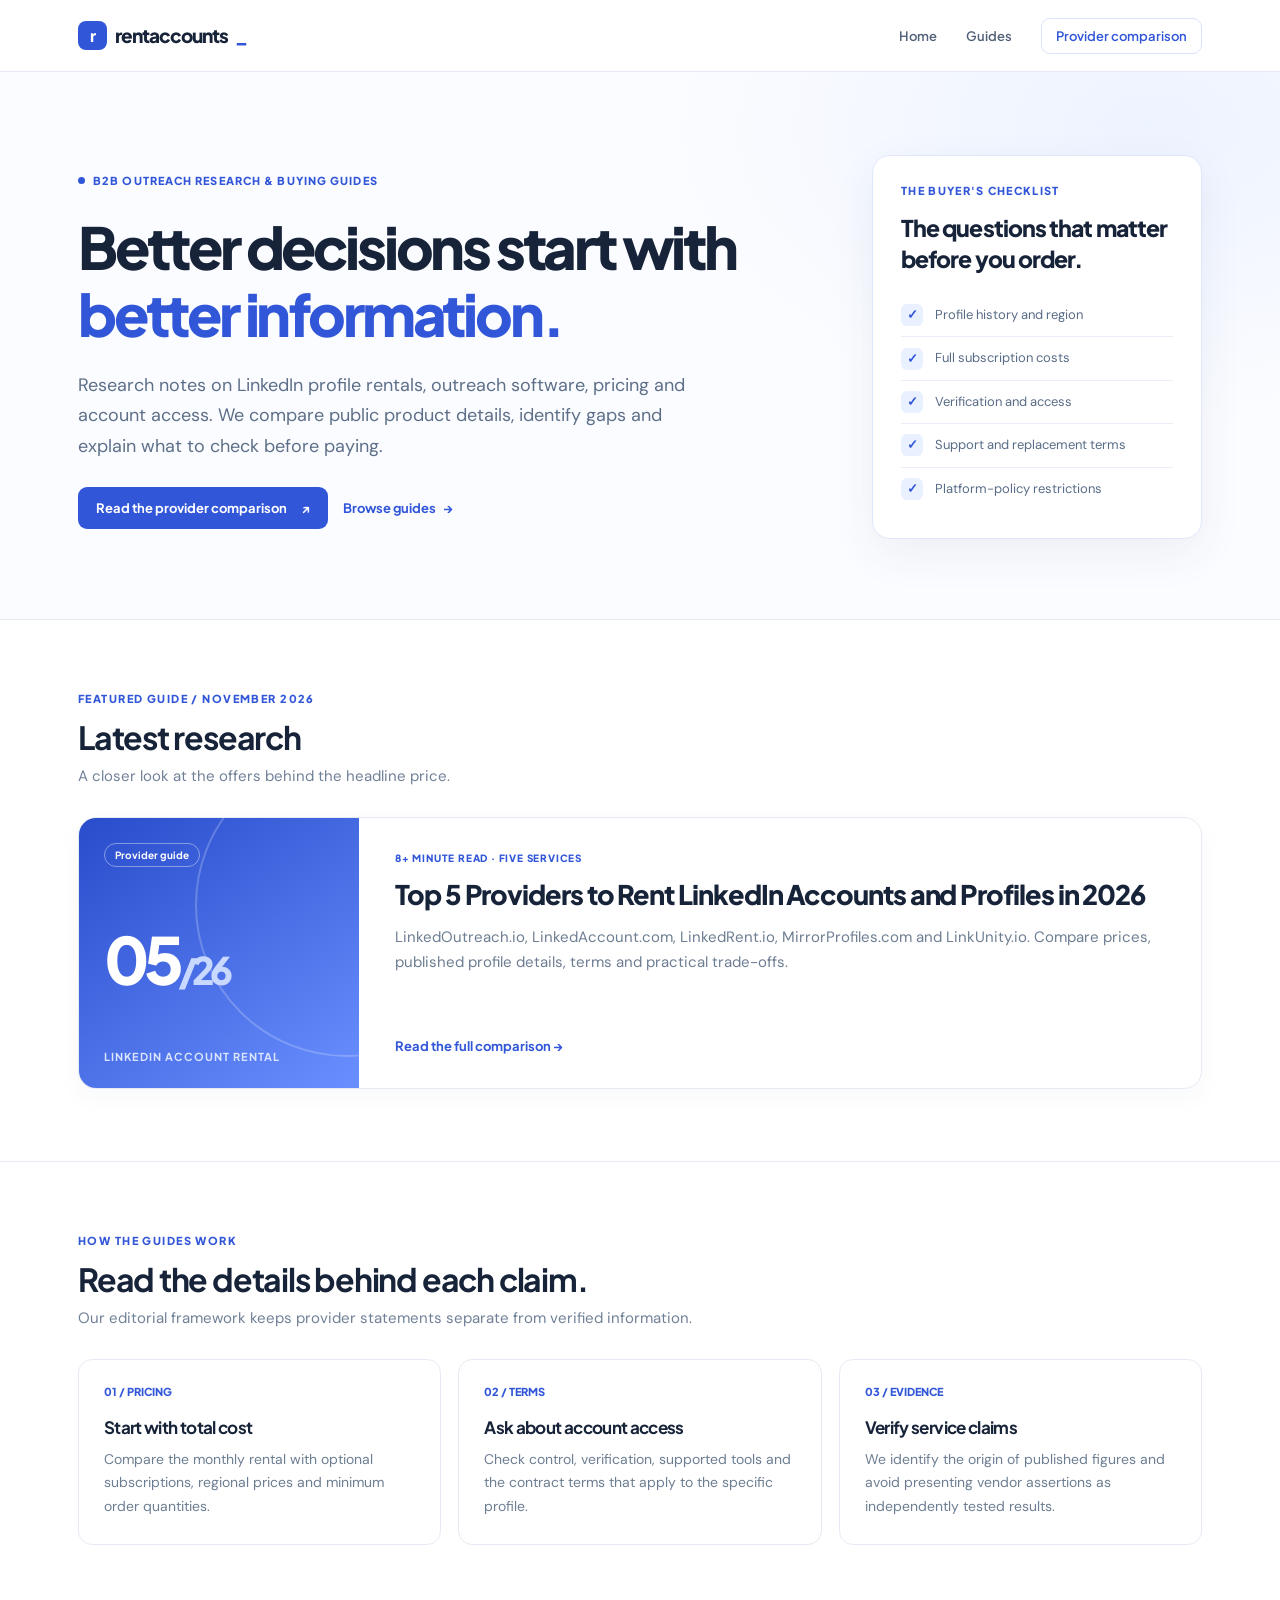
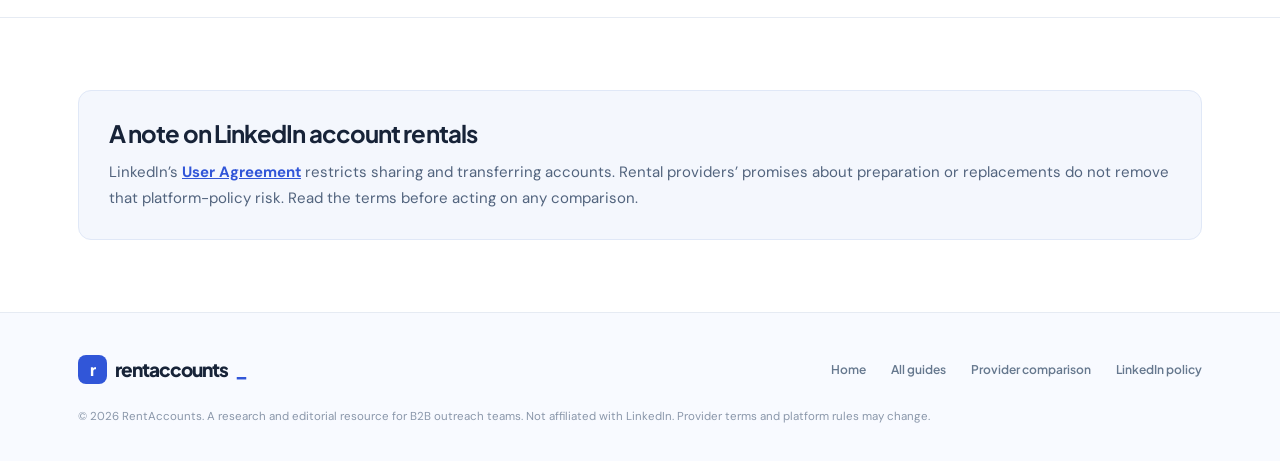
<file: index.html>
<!doctype html><html lang="en"><head>
<meta charset="utf-8"><meta name="viewport" content="width=device-width, initial-scale=1">
<meta name="theme-color" content="#ffffff"><title>RentAccounts | Guides to LinkedIn Profile Rentals</title>
<meta name="description" content="Research notes, practical guides and provider comparisons for LinkedIn profile rentals. Read costs, account details, terms and platform rules before deciding.">
<meta name="robots" content="index, follow"><link rel="canonical" href="https://rentaccounts.github.io/LinkedIn/">
<link rel="icon" type="image/svg+xml" href="favicon.svg">
<meta property="og:type" content="website"><meta property="og:site_name" content="RentAccounts">
<meta property="og:title" content="RentAccounts | Guides to LinkedIn Profile Rentals">
<meta property="og:description" content="Research notes, practical guides and provider comparisons for LinkedIn profile rentals. Read costs, account details, terms and platform rules before deciding.">
<meta property="og:url" content="https://rentaccounts.github.io/LinkedIn/">
<meta name="twitter:card" content="summary">
<link rel="stylesheet" href="article.css">
<script type="application/ld+json">{"@context":"https://schema.org","@type":"WebSite","name":"RentAccounts","url":"https://rentaccounts.github.io/LinkedIn/","description":"Editorial guides on LinkedIn profile rental services."}</script>
</head><body><a class="skip" href="#main">Skip to content</a><header class="site-header"><div class="container header-inner">
<a class="brand" href="./" aria-label="RentAccounts homepage"><span class="brand-mark" aria-hidden="true">r</span>rentaccounts<small>_</small></a>
<nav class="site-nav" aria-label="Primary navigation"><a href="./">Home</a><a href="articles.html">Guides</a><a href="rent-linkedin-accounts-profiles/" class="nav-pill">Provider comparison</a></nav>
</div></header>
<main id="main">
<section class="home-hero"><div class="container home-hero-grid"><div>
<div class="eyebrow"><span class="eyebrow-dot"></span> B2B outreach research &amp; buying guides</div>
<h1>Better decisions start with <span>better information.</span></h1>
<p>Research notes on LinkedIn profile rentals, outreach software, pricing and account access. We compare public product details, identify gaps and explain what to check before paying.</p>
<a class="primary-link" href="rent-linkedin-accounts-profiles/">Read the provider comparison <span aria-hidden="true">↗</span></a><a class="secondary-link" href="articles.html">Browse guides <span aria-hidden="true">→</span></a>
</div><aside class="home-summary" aria-label="What our guides cover"><div class="home-summary-kicker">THE BUYER'S CHECKLIST</div><strong>The questions that matter before you order.</strong>
<ul><li>Profile history and region</li><li>Full subscription costs</li><li>Verification and access</li><li>Support and replacement terms</li><li>Platform-policy restrictions</li></ul>
</aside></div></section>
<section class="home-section"><div class="container">
<div class="home-section-head"><div><div class="section-kicker">Featured guide / November 2026</div><h2>Latest research</h2><p>A closer look at the offers behind the headline price.</p></div></div>
<a class="home-feature" href="rent-linkedin-accounts-profiles/">
<div class="home-feature-image"><span class="feature-tag">Provider guide</span><div class="feature-big">05<span style="font-size:38px;color:#c8d8ff">/26</span></div><span class="feature-small">LINKEDIN ACCOUNT RENTAL</span></div>
<div class="home-feature-copy"><div class="feature-meta">8+ minute read · five services</div>
<h3>Top 5 Providers to Rent LinkedIn Accounts and Profiles in 2026</h3>
<p>LinkedOutreach.io, LinkedAccount.com, LinkedRent.io, MirrorProfiles.com and LinkUnity.io. Compare prices, published profile details, terms and practical trade-offs.</p>
<span class="feature-more">Read the full comparison →</span></div>
</a></div></section>
<section class="home-section"><div class="container">
<div class="home-section-head"><div><div class="section-kicker">How the guides work</div><h2>Read the details behind each claim.</h2><p>Our editorial framework keeps provider statements separate from verified information.</p></div></div>
<div class="home-pillars">
<div class="home-pillar"><div class="home-pillar-no">01 / PRICING</div><h3>Start with total cost</h3><p>Compare the monthly rental with optional subscriptions, regional prices and minimum order quantities.</p></div>
<div class="home-pillar"><div class="home-pillar-no">02 / TERMS</div><h3>Ask about account access</h3><p>Check control, verification, supported tools and the contract terms that apply to the specific profile.</p></div>
<div class="home-pillar"><div class="home-pillar-no">03 / EVIDENCE</div><h3>Verify service claims</h3><p>We identify the origin of published figures and avoid presenting vendor assertions as independently tested results.</p></div>
</div></div></section>
<section class="home-section" style="border-bottom:0"><div class="container">
<div class="home-policy"><h2 style="font-size:24px;margin:0 0 12px">A note on LinkedIn account rentals</h2>
<p>LinkedIn’s <a href="https://www.linkedin.com/legal/user-agreement" target="_blank" rel="noopener noreferrer">User Agreement</a> restricts sharing and transferring accounts. Rental providers’ promises about preparation or replacements do not remove that platform-policy risk. Read the terms before acting on any comparison.</p>
</div></div></section></main><footer class="footer"><div class="container footer-inner"><a class="brand" href="./"><span class="brand-mark" aria-hidden="true">r</span>rentaccounts<small>_</small></a>
<nav class="footer-links" aria-label="Footer navigation"><a href="./">Home</a><a href="articles.html">All guides</a><a href="rent-linkedin-accounts-profiles/">Provider comparison</a><a href="https://www.linkedin.com/legal/user-agreement" target="_blank" rel="noopener noreferrer">LinkedIn policy</a></nav></div>
<div class="container legal">© 2026 RentAccounts. A research and editorial resource for B2B outreach teams. Not affiliated with LinkedIn. Provider terms and platform rules may change.</div></footer></body></html>
</file>
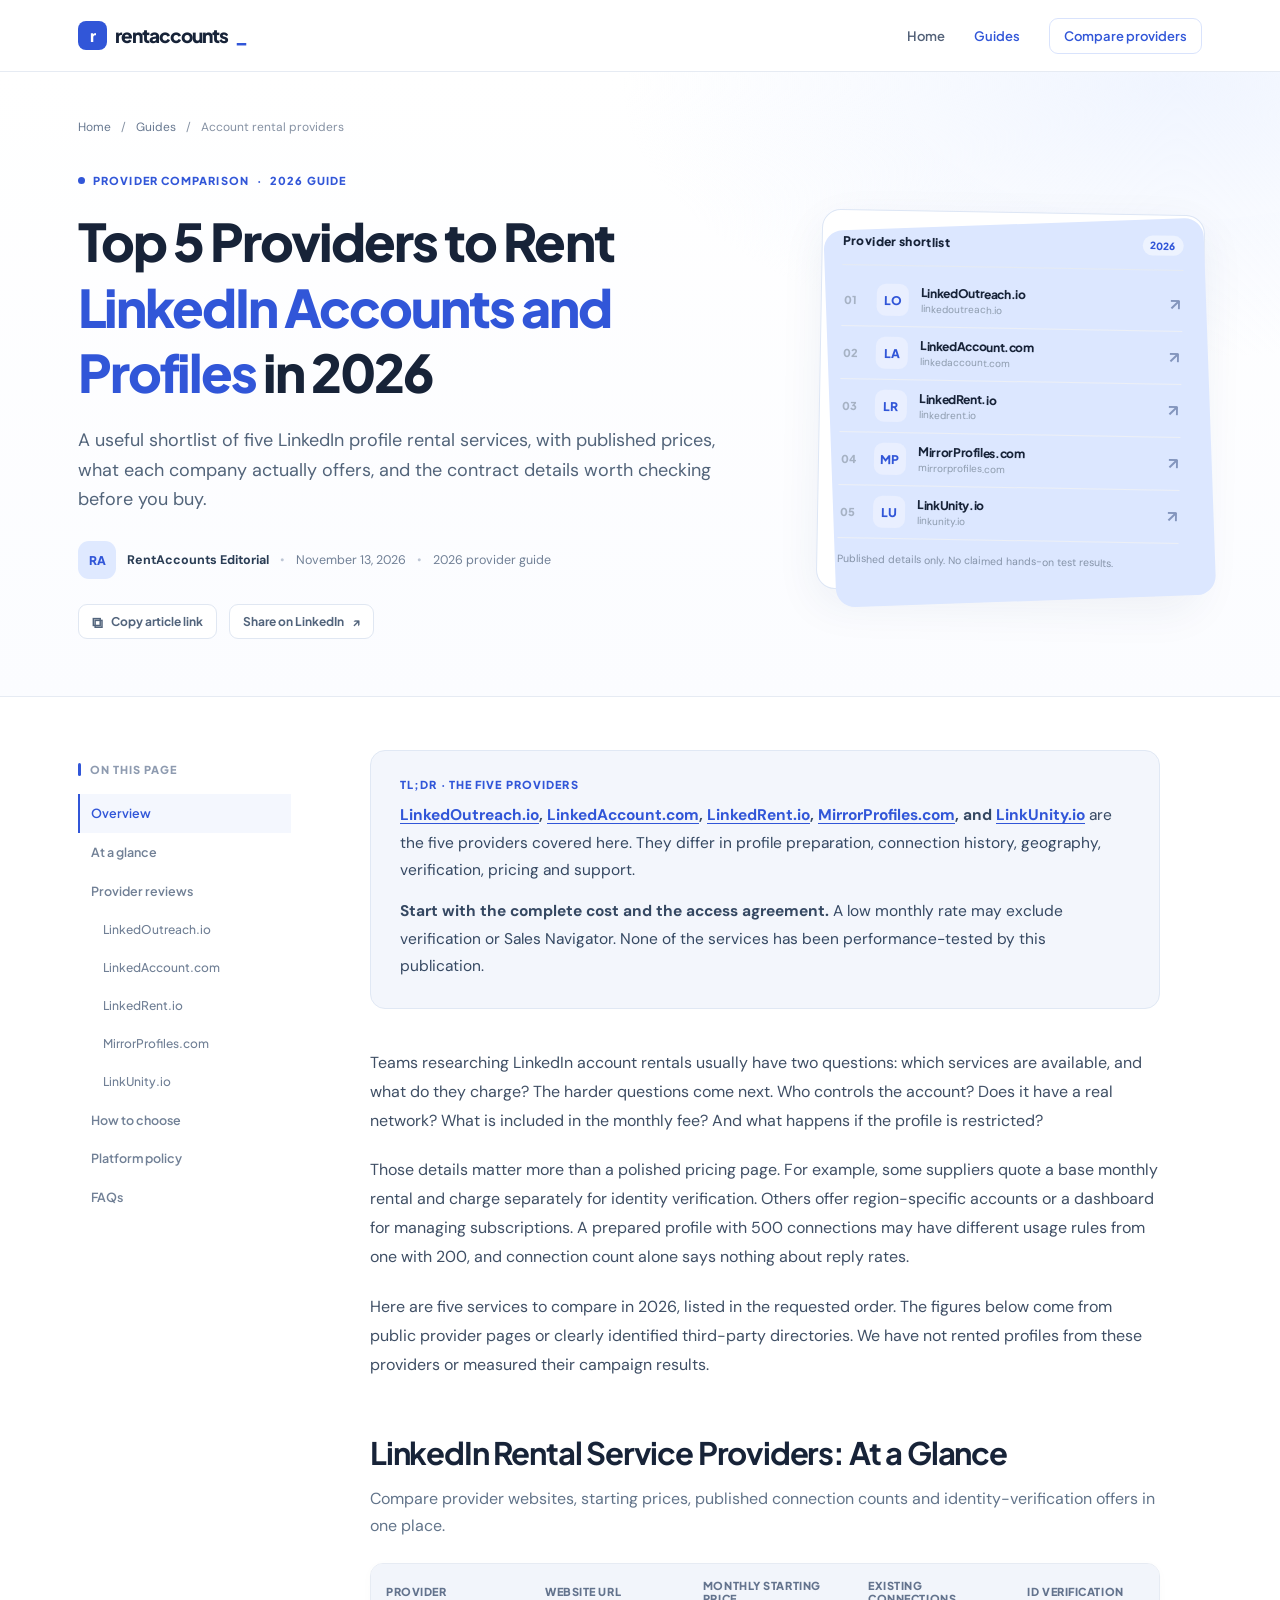
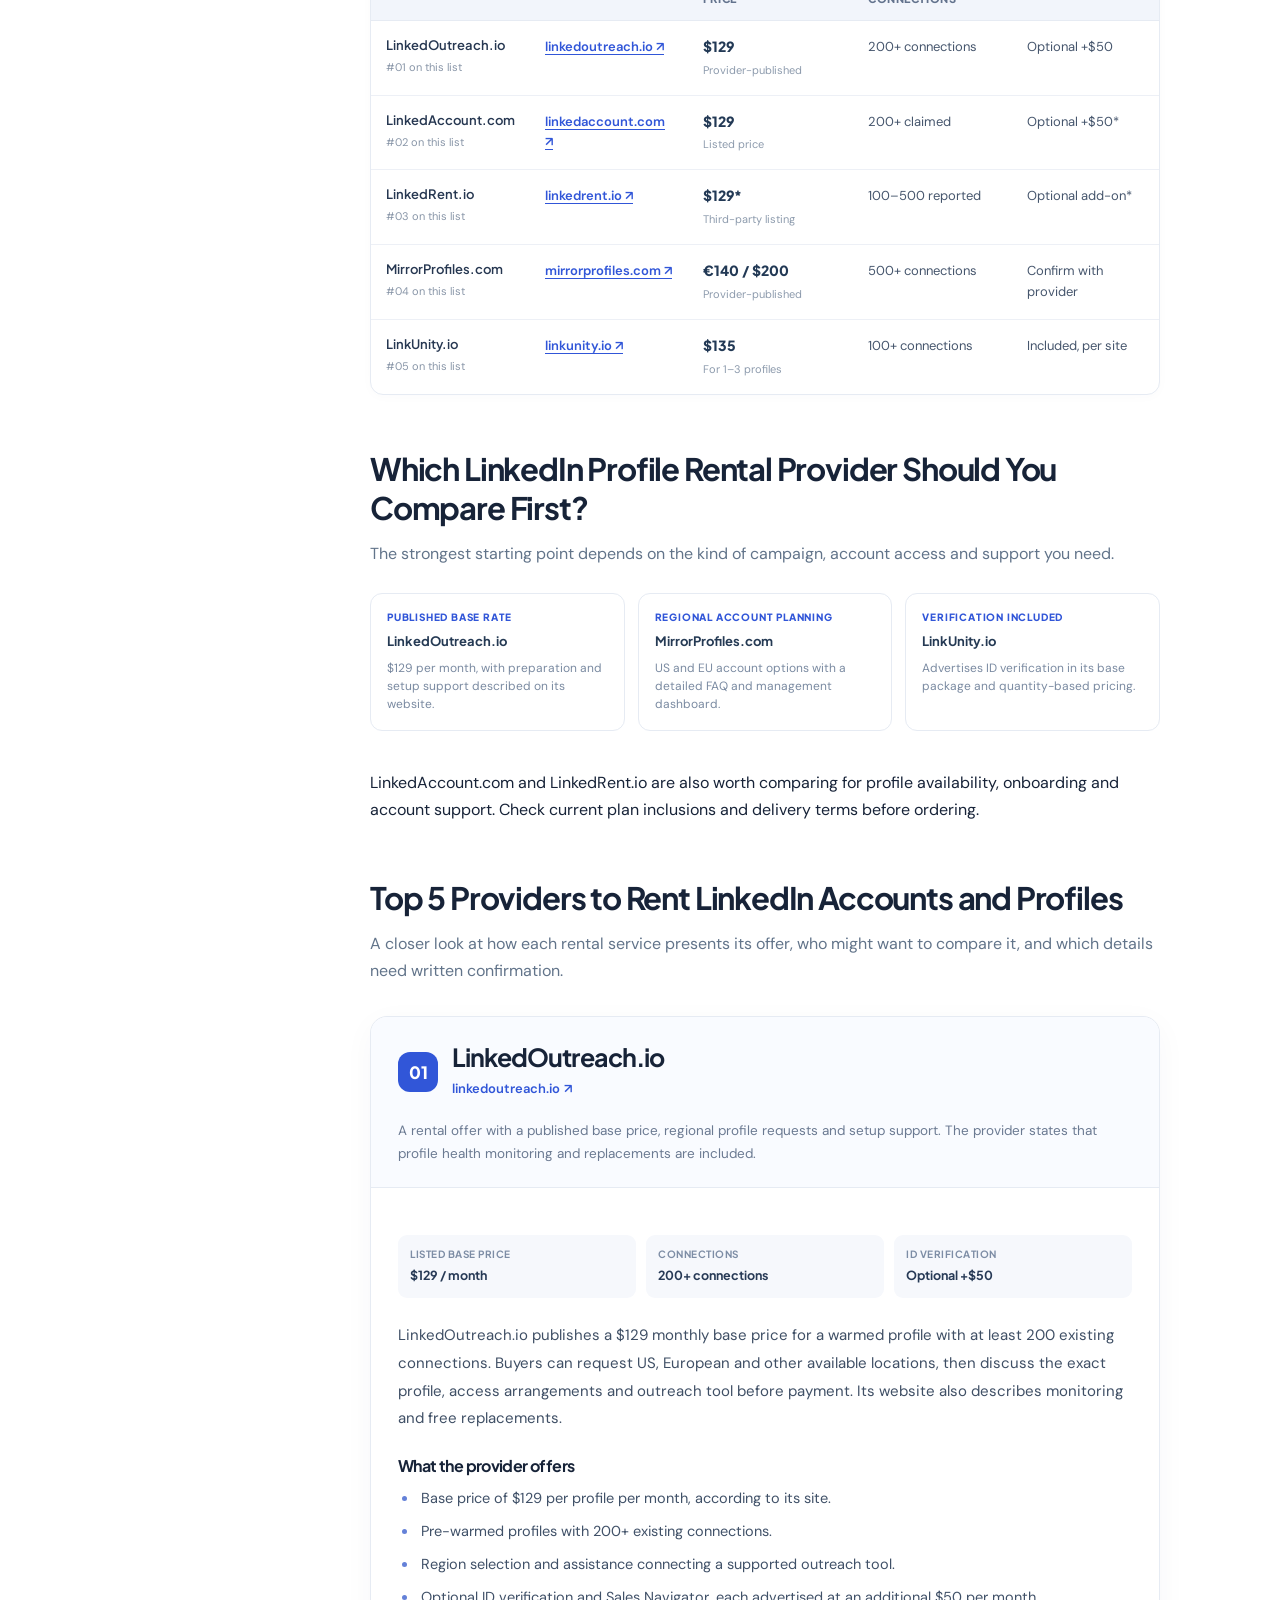
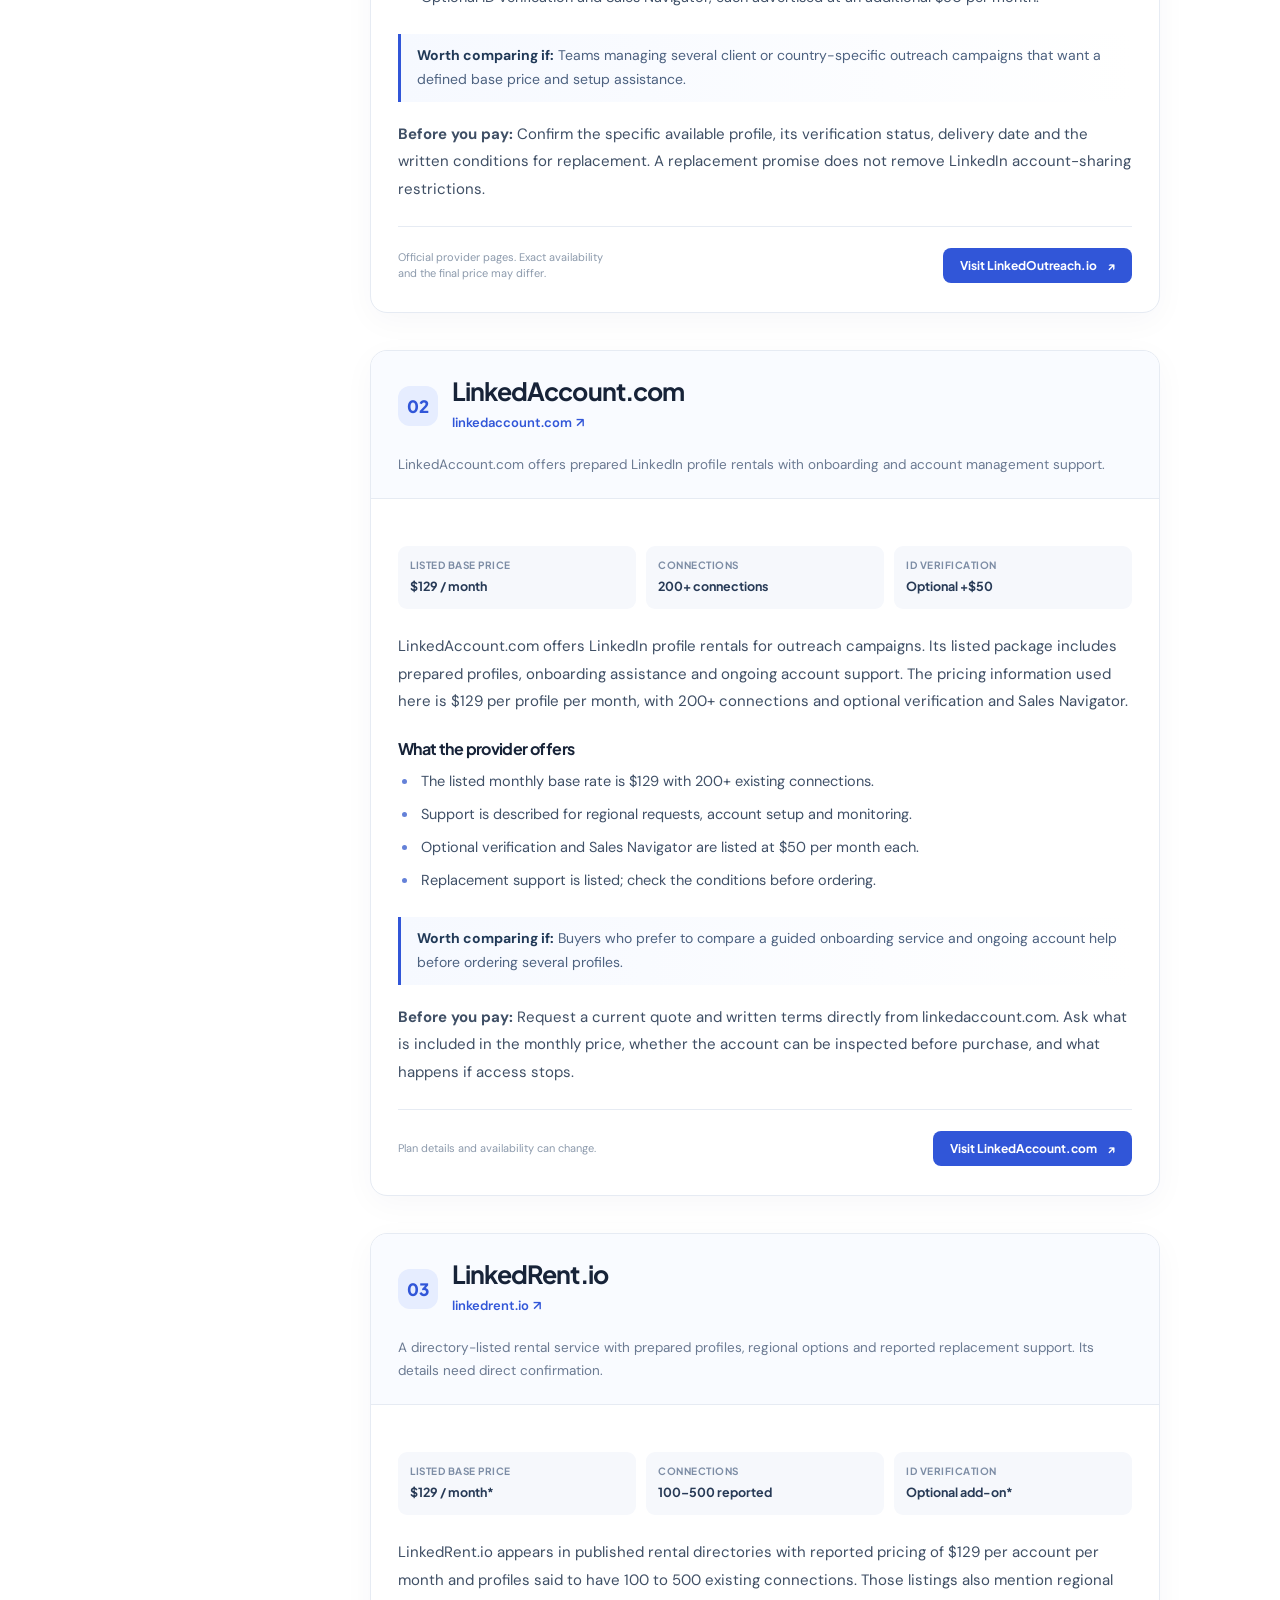
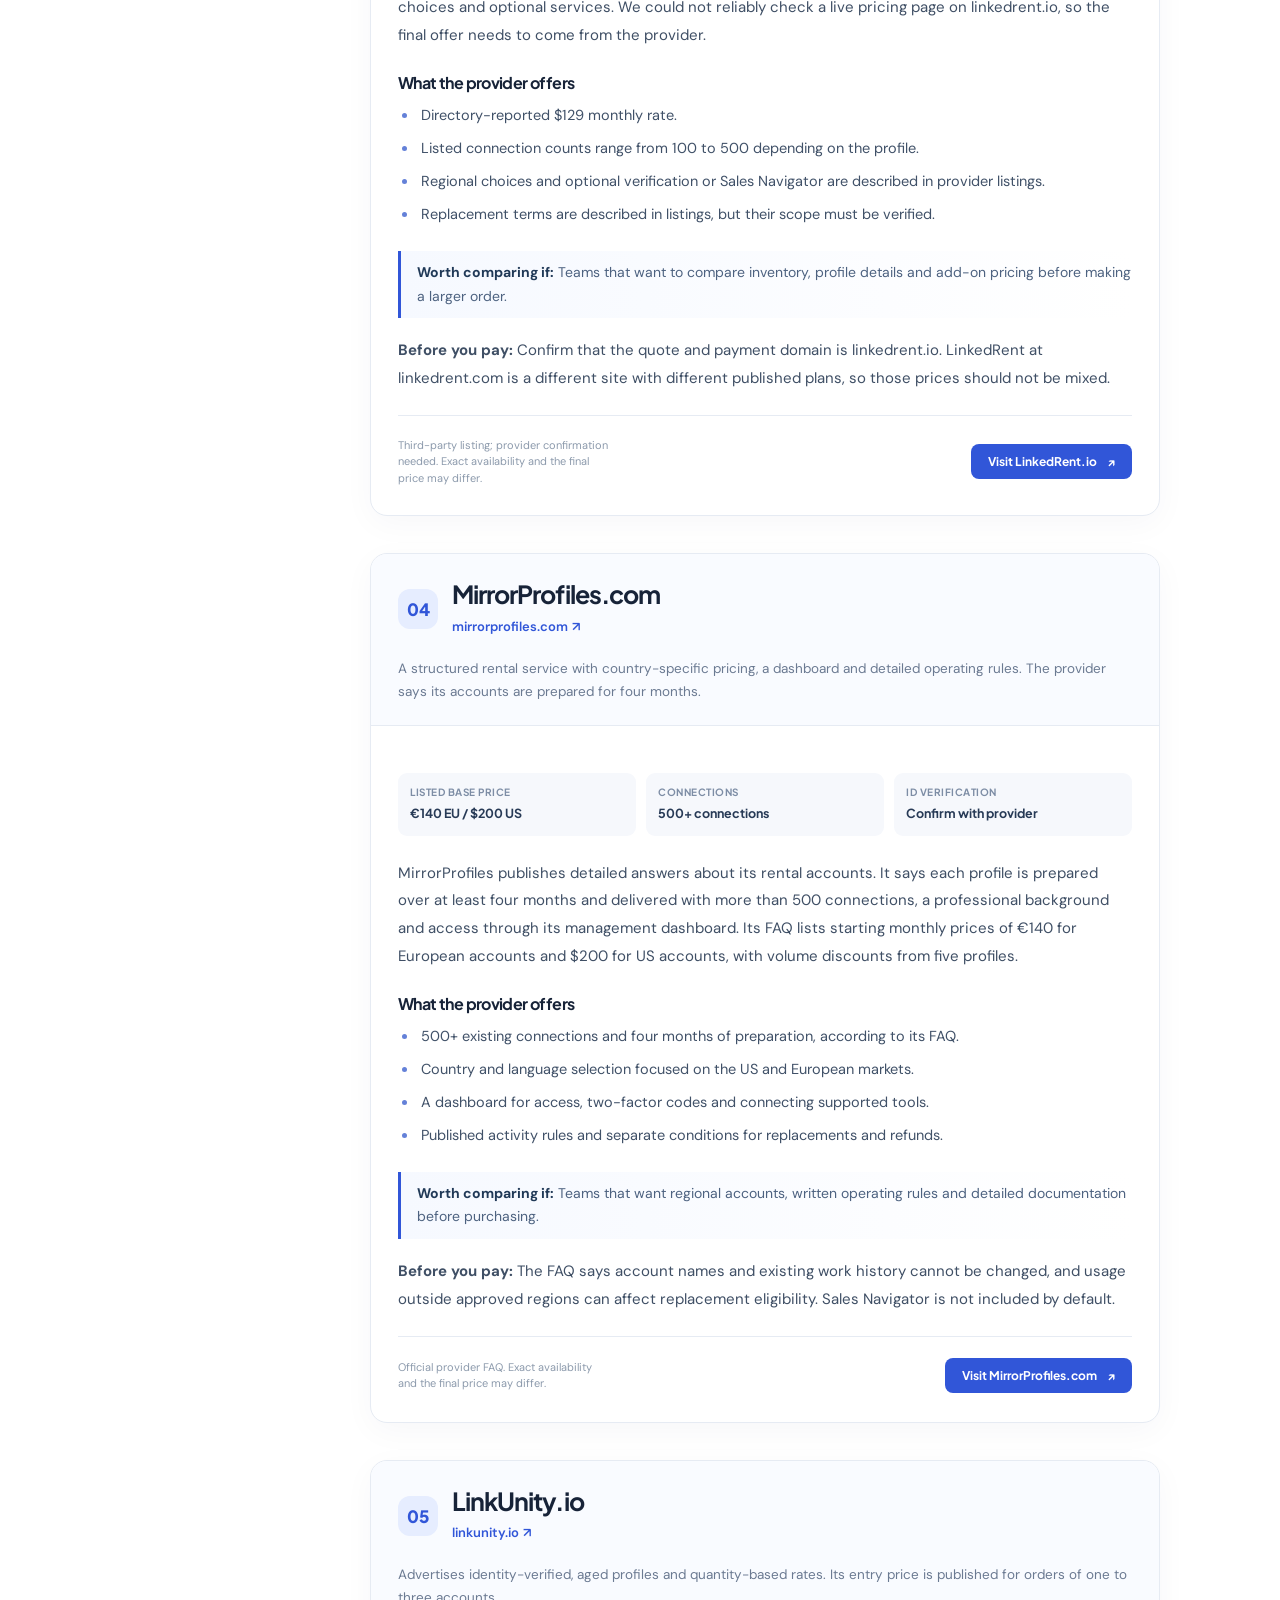
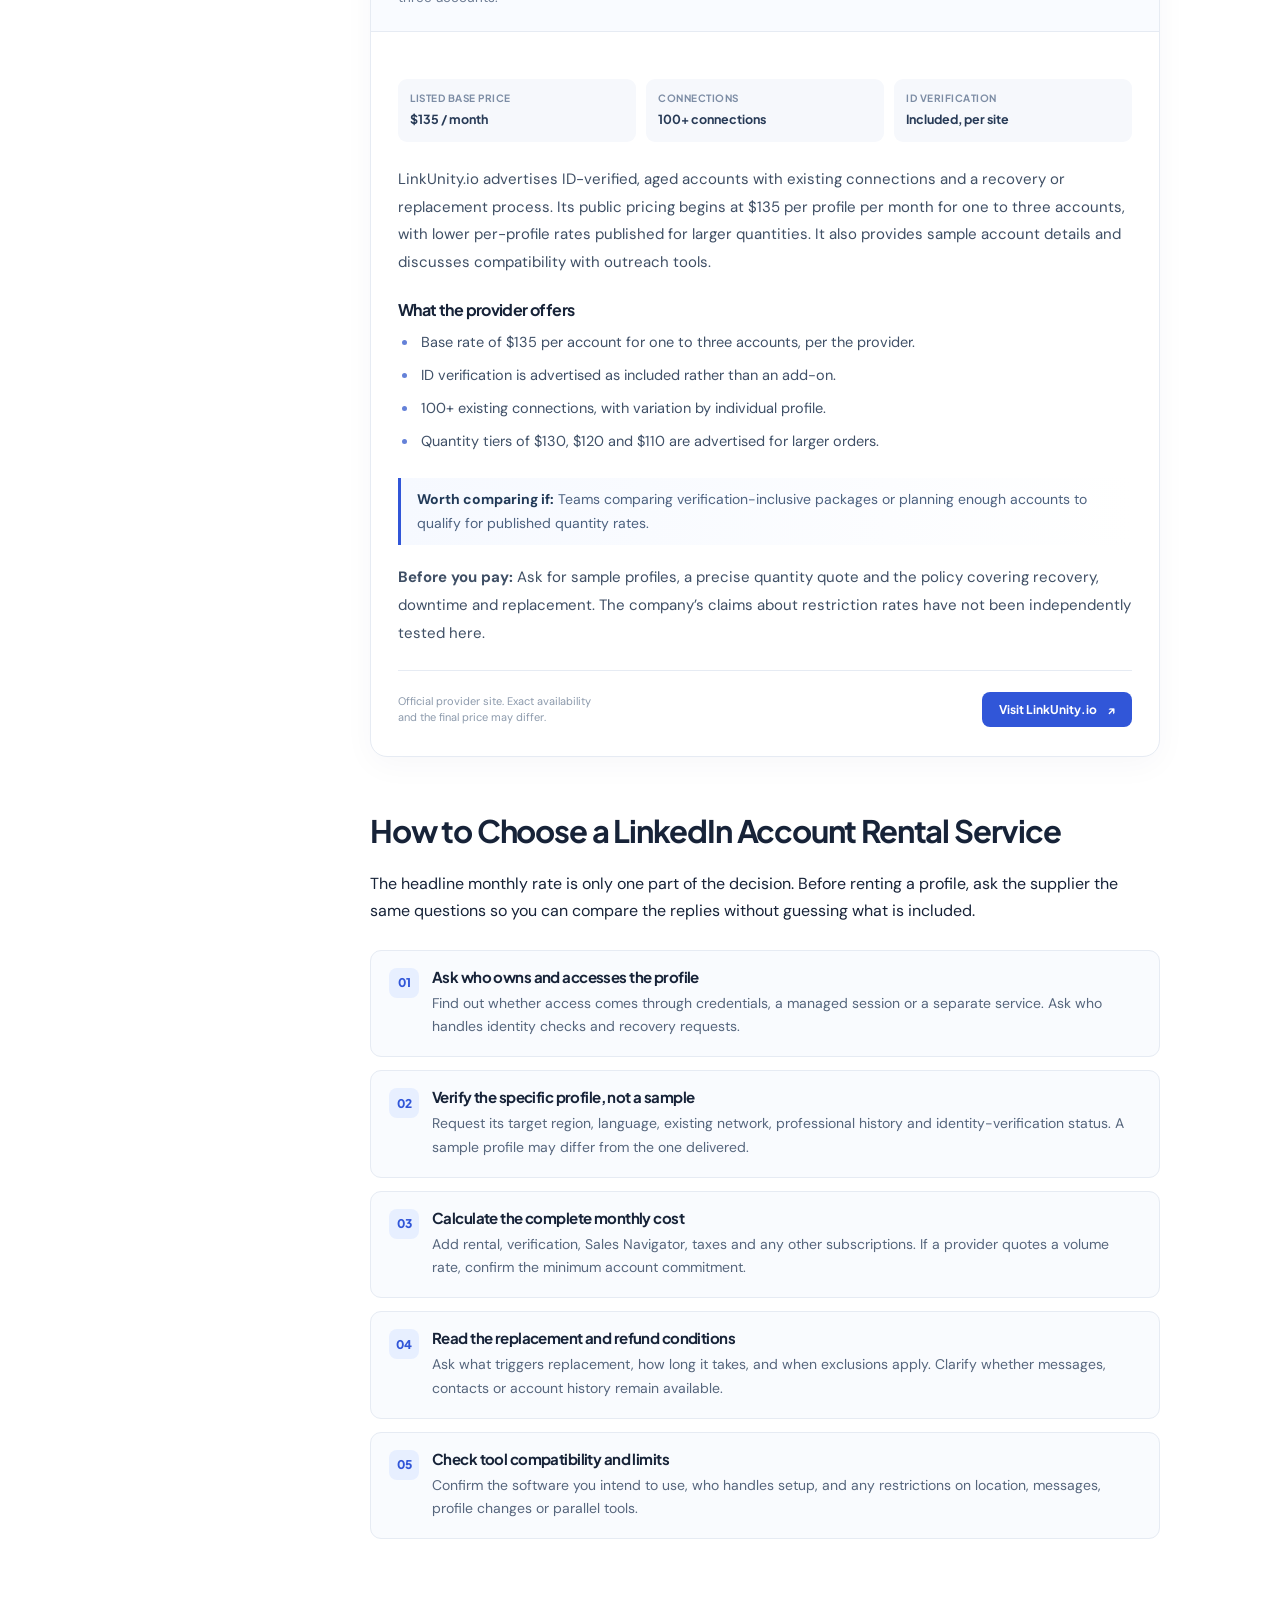
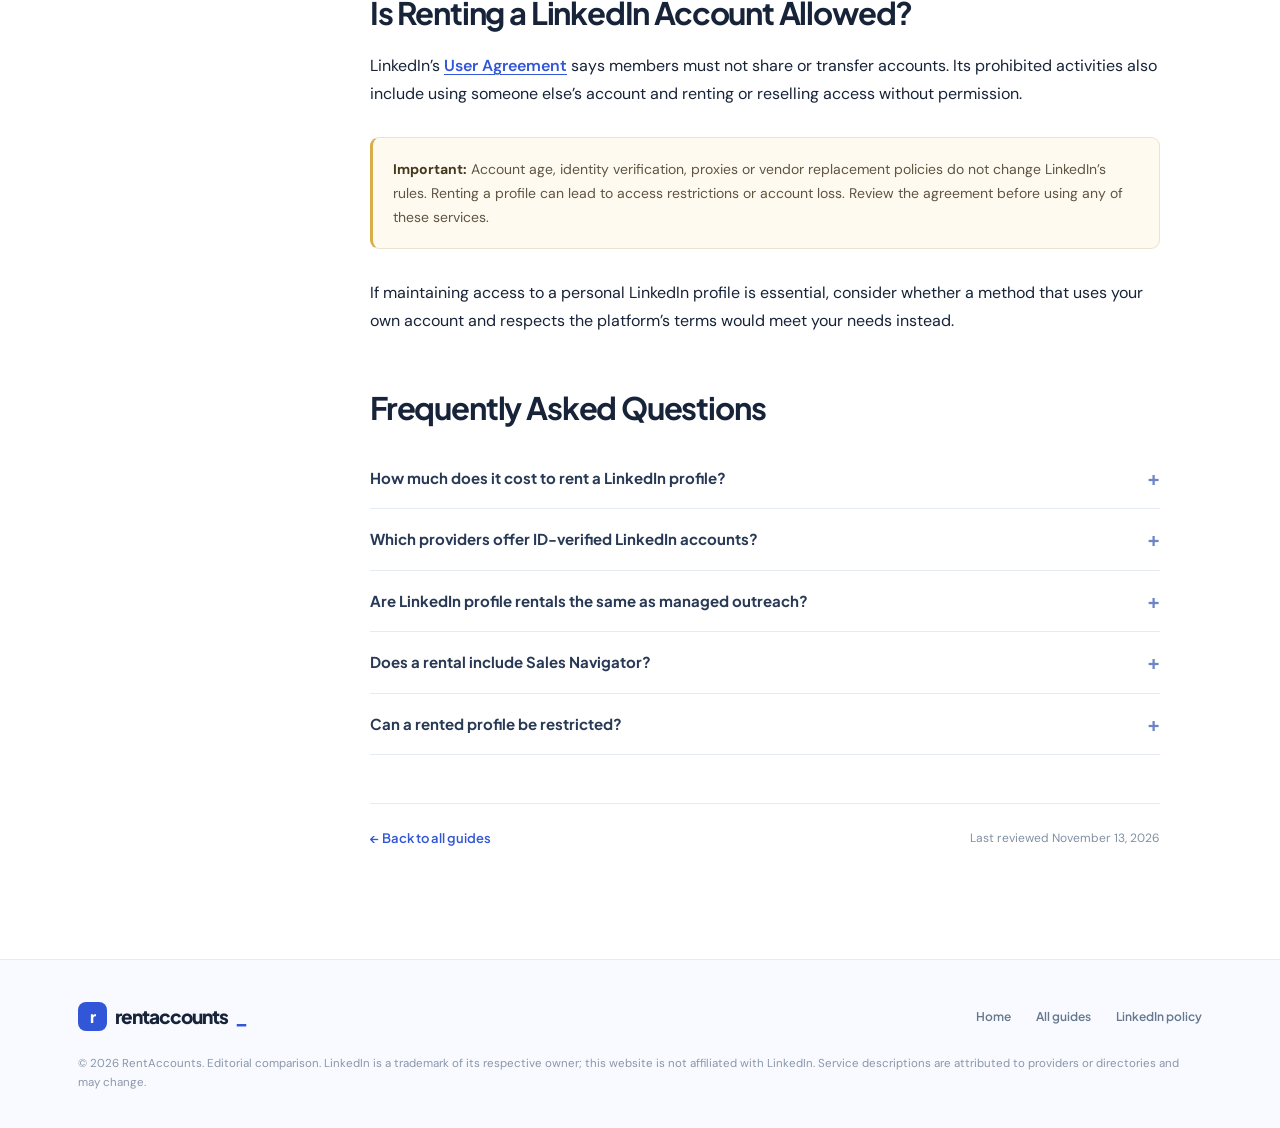
<file: rent-linkedin-accounts-profiles/index.html>
<!doctype html>
<html lang="en">
<head>
<meta charset="utf-8">
<meta name="viewport" content="width=device-width, initial-scale=1">
<meta name="theme-color" content="#ffffff">
<title>Rent LinkedIn Accounts: 5 Providers (2026) | RentAccounts</title>
<meta name="description" content="Compare 5 LinkedIn account rental providers in 2026. Review prices, profile details, verification, support and terms before choosing a rental service.">
<meta name="robots" content="index, follow, max-image-preview:large">
<link rel="canonical" href="https://rentaccounts.github.io/LinkedIn/rent-linkedin-accounts-profiles/">
<link rel="icon" type="image/svg+xml" href="../favicon.svg">
<link rel="preconnect" href="https://fonts.googleapis.com">
<link rel="preconnect" href="https://fonts.gstatic.com" crossorigin>
<link rel="stylesheet" href="../article.css">
<meta property="og:type" content="article">
<meta property="og:site_name" content="RentAccounts">
<meta property="og:locale" content="en_US">
<meta property="og:title" content="Top 5 Providers to Rent LinkedIn Accounts &amp; Profiles (2026)">
<meta property="og:description" content="Compare 5 LinkedIn account rental providers in 2026. Review prices, profile details, verification, support and terms before choosing a rental service.">
<meta property="og:url" content="https://rentaccounts.github.io/LinkedIn/rent-linkedin-accounts-profiles/">
<meta property="article:published_time" content="2026-11-13">
<meta property="article:modified_time" content="2026-11-13">
<meta name="twitter:card" content="summary">
<meta name="twitter:title" content="Top 5 LinkedIn Account Rental Providers (2026)">
<meta name="twitter:description" content="Compare 5 LinkedIn account rental providers in 2026. Review prices, profile details, verification, support and terms before choosing a rental service.">
<script type="application/ld+json">{"@context":"https://schema.org","@type":"BlogPosting","@id":"https://rentaccounts.github.io/LinkedIn/rent-linkedin-accounts-profiles/#article","headline":"Top 5 Providers to Rent LinkedIn Accounts and Profiles in 2026","description":"Compare 5 LinkedIn account rental providers in 2026. Review prices, profile details, verification, support and terms before choosing a rental service.","url":"https://rentaccounts.github.io/LinkedIn/rent-linkedin-accounts-profiles/","mainEntityOfPage":{"@type":"WebPage","@id":"https://rentaccounts.github.io/LinkedIn/rent-linkedin-accounts-profiles/"},"datePublished":"2026-11-13","dateModified":"2026-11-13","inLanguage":"en","isAccessibleForFree":true,"author":{"@type":"Organization","name":"RentAccounts","url":"https://rentaccounts.github.io/LinkedIn/"},"publisher":{"@type":"Organization","name":"RentAccounts","url":"https://rentaccounts.github.io/LinkedIn/"},"articleSection":"LinkedIn account rental providers","keywords":["rent LinkedIn accounts","rent LinkedIn profiles","LinkedIn account rental services","LinkedIn profile rental providers"]}</script>
<script type="application/ld+json">{"@context":"https://schema.org","@type":"BreadcrumbList","itemListElement":[{"@type":"ListItem","position":1,"name":"Home","item":"https://rentaccounts.github.io/LinkedIn/"},{"@type":"ListItem","position":2,"name":"Guides","item":"https://rentaccounts.github.io/LinkedIn/articles.html"},{"@type":"ListItem","position":3,"name":"LinkedIn account rental providers","item":"https://rentaccounts.github.io/LinkedIn/rent-linkedin-accounts-profiles/"}]}</script>
<script type="application/ld+json">{"@context":"https://schema.org","@type":"ItemList","name":"Five LinkedIn profile rental services covered in this guide","itemListOrder":"https://schema.org/ItemListOrderAscending","numberOfItems":5,"itemListElement":[{"@type":"ListItem","position":1,"name":"LinkedOutreach.io","url":"https://www.linkedoutreach.io/"},{"@type":"ListItem","position":2,"name":"LinkedAccount.com","url":"https://linkedaccount.com/"},{"@type":"ListItem","position":3,"name":"LinkedRent.io","url":"https://linkedrent.io/"},{"@type":"ListItem","position":4,"name":"MirrorProfiles.com","url":"https://mirrorprofiles.com/faq/"},{"@type":"ListItem","position":5,"name":"LinkUnity.io","url":"https://linkunity.io/"}]}</script>
</head>
<body>
<a class="skip" href="#main">Skip to article</a>
<div class="reading-progress" id="reading-progress" aria-hidden="true"></div>
<header class="site-header"><div class="container header-inner">
  <a class="brand" href="../" aria-label="RentAccounts homepage"><span class="brand-mark" aria-hidden="true">r</span>rentaccounts<small>_</small></a>
  <nav class="site-nav" aria-label="Primary navigation">
    <a href="../">Home</a>
    <a href="../articles.html" aria-current="page">Guides</a>
    <a class="nav-pill" href="#comparison">Compare providers</a>
  </nav>
</div></header>
<main id="main">
<header class="article-hero" id="overview"><div class="container">
  <div class="crumbs" aria-label="Breadcrumb"><a href="../">Home</a><span aria-hidden="true">/</span><a href="../articles.html">Guides</a><span aria-hidden="true">/</span><span>Account rental providers</span></div>
  <div class="hero-layout"><div class="hero-copy">
    <div class="eyebrow"><span class="eyebrow-dot"></span>Provider comparison <span aria-hidden="true">·</span> 2026 guide</div>
    <h1>Top 5 Providers to Rent <span class="line-accent">LinkedIn Accounts and Profiles</span> in 2026</h1>
    <p class="dek">A useful shortlist of five LinkedIn profile rental services, with published prices, what each company actually offers, and the contract details worth checking before you buy.</p>
    <div class="author-bar"><span class="author-avatar" aria-hidden="true">RA</span><span class="author-name">RentAccounts Editorial</span><span class="author-divider">•</span><time datetime="2026-11-13">November 13, 2026</time><span class="author-divider">•</span><span>2026 provider guide</span></div>
    <div class="hero-actions"><button class="share-button" id="copy-link" type="button" aria-live="polite"><span class="copy-icon" aria-hidden="true">⧉</span><span id="copy-label">Copy article link</span></button>
      <a class="share-link" href="https://www.linkedin.com/sharing/share-offsite/?url=https%3A%2F%2Frentaccounts.github.io%2FLinkedIn%2Frent-linkedin-accounts-profiles%2F" target="_blank" rel="noopener noreferrer">Share on LinkedIn <span aria-hidden="true">↗</span></a>
    </div>
  </div>
  <div class="hero-art" aria-label="Five LinkedIn rental service providers covered in this article" role="img">
    <div class="hero-art-head"><span class="hero-art-title">Provider shortlist</span><span class="hero-art-chip">2026</span></div>
    <div class="hero-art-row"><span class="hero-art-rank">01</span><span class="hero-art-icon">LO</span><div><div class="hero-art-name">LinkedOutreach.io</div><div class="hero-art-url">linkedoutreach.io</div></div><span class="hero-art-arrow" aria-hidden="true">↗</span></div>
<div class="hero-art-row"><span class="hero-art-rank">02</span><span class="hero-art-icon">LA</span><div><div class="hero-art-name">LinkedAccount.com</div><div class="hero-art-url">linkedaccount.com</div></div><span class="hero-art-arrow" aria-hidden="true">↗</span></div>
<div class="hero-art-row"><span class="hero-art-rank">03</span><span class="hero-art-icon">LR</span><div><div class="hero-art-name">LinkedRent.io</div><div class="hero-art-url">linkedrent.io</div></div><span class="hero-art-arrow" aria-hidden="true">↗</span></div>
<div class="hero-art-row"><span class="hero-art-rank">04</span><span class="hero-art-icon">MP</span><div><div class="hero-art-name">MirrorProfiles.com</div><div class="hero-art-url">mirrorprofiles.com</div></div><span class="hero-art-arrow" aria-hidden="true">↗</span></div>
<div class="hero-art-row"><span class="hero-art-rank">05</span><span class="hero-art-icon">LU</span><div><div class="hero-art-name">LinkUnity.io</div><div class="hero-art-url">linkunity.io</div></div><span class="hero-art-arrow" aria-hidden="true">↗</span></div>
    <div class="hero-art-foot">Published details only. No claimed hands-on test results.</div>
  </div></div>
</div></header>
<div class="container layout">
<aside class="toc" aria-label="Article table of contents">
  <div class="toc-label">On this page</div>
  <nav aria-label="Article sections"><a href="#overview">Overview</a>
<a href="#comparison">At a glance</a>
<a href="#provider-reviews">Provider reviews</a><a class="toc-sub" href="#linkedoutreach">LinkedOutreach.io</a><a class="toc-sub" href="#linkedaccount">LinkedAccount.com</a><a class="toc-sub" href="#linkedrent">LinkedRent.io</a><a class="toc-sub" href="#mirrorprofiles">MirrorProfiles.com</a><a class="toc-sub" href="#linkunity">LinkUnity.io</a>
<a href="#how-to-choose">How to choose</a>
<a href="#rental-policy">Platform policy</a>
<a href="#faqs">FAQs</a>
</nav>
  
</aside>
<article class="article-body">
<details class="mobile-toc"><summary>Jump to a section</summary><nav><a href="#overview">Overview</a>
<a href="#comparison">At a glance</a>
<a href="#provider-reviews">Provider reviews</a>
<a href="#how-to-choose">How to choose</a>
<a href="#rental-policy">Platform policy</a>
<a href="#faqs">FAQs</a>
<a href="#linkedoutreach">LinkedOutreach.io</a><a href="#linkedaccount">LinkedAccount.com</a><a href="#linkedrent">LinkedRent.io</a><a href="#mirrorprofiles">MirrorProfiles.com</a><a href="#linkunity">LinkUnity.io</a></nav></details>
<section aria-labelledby="summary-heading" class="quick-summary">
  <div class="summary-title" id="summary-heading">TL;DR · The five providers</div>
  <p><strong><a href="https://www.linkedoutreach.io/" target="_blank" rel="noopener noreferrer">LinkedOutreach.io</a>, <a href="https://linkedaccount.com/" target="_blank" rel="noopener noreferrer">LinkedAccount.com</a>, <a href="https://linkedrent.io/" target="_blank" rel="noopener noreferrer">LinkedRent.io</a>, <a href="https://mirrorprofiles.com/faq/" target="_blank" rel="noopener noreferrer">MirrorProfiles.com</a>, and <a href="https://linkunity.io/" target="_blank" rel="noopener noreferrer">LinkUnity.io</a></strong> are the five providers covered here. They differ in profile preparation, connection history, geography, verification, pricing and support.</p>
  <p><strong>Start with the complete cost and the access agreement.</strong> A low monthly rate may exclude verification or Sales Navigator. None of the services has been performance-tested by this publication.</p>
</section>
<p>Teams researching LinkedIn account rentals usually have two questions: which services are available, and what do they charge? The harder questions come next. Who controls the account? Does it have a real network? What is included in the monthly fee? And what happens if the profile is restricted?</p>
<p>Those details matter more than a polished pricing page. For example, some suppliers quote a base monthly rental and charge separately for identity verification. Others offer region-specific accounts or a dashboard for managing subscriptions. A prepared profile with 500 connections may have different usage rules from one with 200, and connection count alone says nothing about reply rates.</p>
<p>Here are five services to compare in 2026, listed in the requested order. The figures below come from public provider pages or clearly identified third-party directories. We have not rented profiles from these providers or measured their campaign results.</p>
<section aria-labelledby="glance-title" id="comparison">
  <h2 id="glance-title">LinkedIn Rental Service Providers: At a Glance</h2>
  <p class="section-intro">Compare provider websites, starting prices, published connection counts and identity-verification offers in one place.</p>
  <div class="table-scroll"><table>
    <caption>LinkedIn rental service providers at a glance</caption>
    <thead><tr><th scope="col">Provider</th><th scope="col">Website URL</th><th scope="col">Monthly starting price</th><th scope="col">Existing connections</th><th scope="col">ID verification</th></tr></thead>
    <tbody><tr><td><span class="table-name"><a href="#linkedoutreach">LinkedOutreach.io</a></span><span class="tiny">#01 on this list</span></td><td><a href="https://www.linkedoutreach.io/" target="_blank" rel="noopener noreferrer">linkedoutreach.io ↗</a></td><td><span class="price">$129</span><span class="price-note">Provider-published</span></td><td>200+ connections</td><td>Optional +$50</td></tr>
<tr><td><span class="table-name"><a href="#linkedaccount">LinkedAccount.com</a></span><span class="tiny">#02 on this list</span></td><td><a href="https://linkedaccount.com/" target="_blank" rel="noopener noreferrer">linkedaccount.com ↗</a></td><td><span class="price">$129</span><span class="price-note">Listed price</span></td><td>200+ claimed</td><td>Optional +$50*</td></tr>
<tr><td><span class="table-name"><a href="#linkedrent">LinkedRent.io</a></span><span class="tiny">#03 on this list</span></td><td><a href="https://linkedrent.io/" target="_blank" rel="noopener noreferrer">linkedrent.io ↗</a></td><td><span class="price">$129*</span><span class="price-note">Third-party listing</span></td><td>100–500 reported</td><td>Optional add-on*</td></tr>
<tr><td><span class="table-name"><a href="#mirrorprofiles">MirrorProfiles.com</a></span><span class="tiny">#04 on this list</span></td><td><a href="https://mirrorprofiles.com/faq/" target="_blank" rel="noopener noreferrer">mirrorprofiles.com ↗</a></td><td><span class="price">€140 / $200</span><span class="price-note">Provider-published</span></td><td>500+ connections</td><td>Confirm with provider</td></tr>
<tr><td><span class="table-name"><a href="#linkunity">LinkUnity.io</a></span><span class="tiny">#05 on this list</span></td><td><a href="https://linkunity.io/" target="_blank" rel="noopener noreferrer">linkunity.io ↗</a></td><td><span class="price">$135</span><span class="price-note">For 1–3 profiles</span></td><td>100+ connections</td><td>Included, per site</td></tr></tbody>
  </table></div>
  
</section>
<section aria-labelledby="decision-title" id="quick-picks">
  <h2 id="decision-title">Which LinkedIn Profile Rental Provider Should You Compare First?</h2>
  <p class="section-intro">The strongest starting point depends on the kind of campaign, account access and support you need.</p>
  <div class="insight-row">
    <div class="insight"><div class="insight-kicker">Published base rate</div><strong>LinkedOutreach.io</strong><small>$129 per month, with preparation and setup support described on its website.</small></div>
    <div class="insight"><div class="insight-kicker">Regional account planning</div><strong>MirrorProfiles.com</strong><small>US and EU account options with a detailed FAQ and management dashboard.</small></div>
    <div class="insight"><div class="insight-kicker">Verification included</div><strong>LinkUnity.io</strong><small>Advertises ID verification in its base package and quantity-based pricing.</small></div>
  </div>
  <p>LinkedAccount.com and LinkedRent.io are also worth comparing for profile availability, onboarding and account support. Check current plan inclusions and delivery terms before ordering.</p>
</section>
<section id="provider-reviews" aria-labelledby="reviews-title">
  <h2 id="reviews-title">Top 5 Providers to Rent LinkedIn Accounts and Profiles</h2>
  <p class="section-intro">A closer look at how each rental service presents its offer, who might want to compare it, and which details need written confirmation.</p>
  <section class="review" id="linkedoutreach" aria-labelledby="heading-linkedoutreach">
  <div class="review-head">
    <div class="review-title-row"><div class="review-no" aria-hidden="true">01</div><div>
      <h2 id="heading-linkedoutreach">LinkedOutreach.io</h2>
      <a class="review-url" href="https://www.linkedoutreach.io/" target="_blank" rel="noopener noreferrer">linkedoutreach.io <span aria-hidden="true">↗</span></a>
    </div></div>
    <p class="review-sub">A rental offer with a published base price, regional profile requests and setup support. The provider states that profile health monitoring and replacements are included.</p>
  </div>
  <div class="review-body">
    <div class="specs">
      <div class="spec"><div class="spec-label">Listed base price</div><div class="spec-value">$129 / month</div></div>
      <div class="spec"><div class="spec-label">Connections</div><div class="spec-value">200+ connections</div></div>
      <div class="spec"><div class="spec-label">ID verification</div><div class="spec-value">Optional +$50</div></div>
    </div>
    <p>LinkedOutreach.io publishes a $129 monthly base price for a warmed profile with at least 200 existing connections. Buyers can request US, European and other available locations, then discuss the exact profile, access arrangements and outreach tool before payment. Its website also describes monitoring and free replacements.</p>
    <h3>What the provider offers</h3>
    <ul><li>Base price of $129 per profile per month, according to its site.</li><li>Pre-warmed profiles with 200+ existing connections.</li><li>Region selection and assistance connecting a supported outreach tool.</li><li>Optional ID verification and Sales Navigator, each advertised at an additional $50 per month.</li></ul>
    <div class="best-for"><strong>Worth comparing if:</strong> Teams managing several client or country-specific outreach campaigns that want a defined base price and setup assistance.</div>
    <p><strong>Before you pay:</strong> Confirm the specific available profile, its verification status, delivery date and the written conditions for replacement. A replacement promise does not remove LinkedIn account-sharing restrictions.</p>
    <div class="review-footer"><span class="source-tag">Official provider pages. Exact availability and the final price may differ.</span>
      <a class="visit" href="https://www.linkedoutreach.io/" target="_blank" rel="noopener noreferrer">Visit LinkedOutreach.io<span aria-hidden="true">↗</span></a>
    </div>
  </div>
</section>
<section class="review" id="linkedaccount" aria-labelledby="heading-linkedaccount">
  <div class="review-head">
    <div class="review-title-row"><div class="review-no" aria-hidden="true">02</div><div>
      <h2 id="heading-linkedaccount">LinkedAccount.com</h2>
      <a class="review-url" href="https://linkedaccount.com/" target="_blank" rel="noopener noreferrer">linkedaccount.com <span aria-hidden="true">↗</span></a>
    </div></div>
    <p class="review-sub">LinkedAccount.com offers prepared LinkedIn profile rentals with onboarding and account management support.</p>
  </div>
  <div class="review-body">
    <div class="specs">
      <div class="spec"><div class="spec-label">Listed base price</div><div class="spec-value">$129 / month</div></div>
      <div class="spec"><div class="spec-label">Connections</div><div class="spec-value">200+ connections</div></div>
      <div class="spec"><div class="spec-label">ID verification</div><div class="spec-value">Optional +$50</div></div>
    </div>
    <p>LinkedAccount.com offers LinkedIn profile rentals for outreach campaigns. Its listed package includes prepared profiles, onboarding assistance and ongoing account support. The pricing information used here is $129 per profile per month, with 200+ connections and optional verification and Sales Navigator.</p>
    <h3>What the provider offers</h3>
    <ul><li>The listed monthly base rate is $129 with 200+ existing connections.</li><li>Support is described for regional requests, account setup and monitoring.</li><li>Optional verification and Sales Navigator are listed at $50 per month each.</li><li>Replacement support is listed; check the conditions before ordering.</li></ul>
    <div class="best-for"><strong>Worth comparing if:</strong> Buyers who prefer to compare a guided onboarding service and ongoing account help before ordering several profiles.</div>
    <p><strong>Before you pay:</strong> Request a current quote and written terms directly from linkedaccount.com. Ask what is included in the monthly price, whether the account can be inspected before purchase, and what happens if access stops.</p>
    <div class="review-footer"><span class="source-tag">Plan details and availability can change.</span>
      <a class="visit" href="https://linkedaccount.com/" target="_blank" rel="noopener noreferrer">Visit LinkedAccount.com<span aria-hidden="true">↗</span></a>
    </div>
  </div>
</section>
<section class="review" id="linkedrent" aria-labelledby="heading-linkedrent">
  <div class="review-head">
    <div class="review-title-row"><div class="review-no" aria-hidden="true">03</div><div>
      <h2 id="heading-linkedrent">LinkedRent.io</h2>
      <a class="review-url" href="https://linkedrent.io/" target="_blank" rel="noopener noreferrer">linkedrent.io <span aria-hidden="true">↗</span></a>
    </div></div>
    <p class="review-sub">A directory-listed rental service with prepared profiles, regional options and reported replacement support. Its details need direct confirmation.</p>
  </div>
  <div class="review-body">
    <div class="specs">
      <div class="spec"><div class="spec-label">Listed base price</div><div class="spec-value">$129 / month*</div></div>
      <div class="spec"><div class="spec-label">Connections</div><div class="spec-value">100–500 reported</div></div>
      <div class="spec"><div class="spec-label">ID verification</div><div class="spec-value">Optional add-on*</div></div>
    </div>
    <p>LinkedRent.io appears in published rental directories with reported pricing of $129 per account per month and profiles said to have 100 to 500 existing connections. Those listings also mention regional choices and optional services. We could not reliably check a live pricing page on linkedrent.io, so the final offer needs to come from the provider.</p>
    <h3>What the provider offers</h3>
    <ul><li>Directory-reported $129 monthly rate.</li><li>Listed connection counts range from 100 to 500 depending on the profile.</li><li>Regional choices and optional verification or Sales Navigator are described in provider listings.</li><li>Replacement terms are described in listings, but their scope must be verified.</li></ul>
    <div class="best-for"><strong>Worth comparing if:</strong> Teams that want to compare inventory, profile details and add-on pricing before making a larger order.</div>
    <p><strong>Before you pay:</strong> Confirm that the quote and payment domain is linkedrent.io. LinkedRent at linkedrent.com is a different site with different published plans, so those prices should not be mixed.</p>
    <div class="review-footer"><span class="source-tag">Third-party listing; provider confirmation needed. Exact availability and the final price may differ.</span>
      <a class="visit" href="https://linkedrent.io/" target="_blank" rel="noopener noreferrer">Visit LinkedRent.io<span aria-hidden="true">↗</span></a>
    </div>
  </div>
</section>
<section class="review" id="mirrorprofiles" aria-labelledby="heading-mirrorprofiles">
  <div class="review-head">
    <div class="review-title-row"><div class="review-no" aria-hidden="true">04</div><div>
      <h2 id="heading-mirrorprofiles">MirrorProfiles.com</h2>
      <a class="review-url" href="https://mirrorprofiles.com/faq/" target="_blank" rel="noopener noreferrer">mirrorprofiles.com <span aria-hidden="true">↗</span></a>
    </div></div>
    <p class="review-sub">A structured rental service with country-specific pricing, a dashboard and detailed operating rules. The provider says its accounts are prepared for four months.</p>
  </div>
  <div class="review-body">
    <div class="specs">
      <div class="spec"><div class="spec-label">Listed base price</div><div class="spec-value">€140 EU / $200 US</div></div>
      <div class="spec"><div class="spec-label">Connections</div><div class="spec-value">500+ connections</div></div>
      <div class="spec"><div class="spec-label">ID verification</div><div class="spec-value">Confirm with provider</div></div>
    </div>
    <p>MirrorProfiles publishes detailed answers about its rental accounts. It says each profile is prepared over at least four months and delivered with more than 500 connections, a professional background and access through its management dashboard. Its FAQ lists starting monthly prices of €140 for European accounts and $200 for US accounts, with volume discounts from five profiles.</p>
    <h3>What the provider offers</h3>
    <ul><li>500+ existing connections and four months of preparation, according to its FAQ.</li><li>Country and language selection focused on the US and European markets.</li><li>A dashboard for access, two-factor codes and connecting supported tools.</li><li>Published activity rules and separate conditions for replacements and refunds.</li></ul>
    <div class="best-for"><strong>Worth comparing if:</strong> Teams that want regional accounts, written operating rules and detailed documentation before purchasing.</div>
    <p><strong>Before you pay:</strong> The FAQ says account names and existing work history cannot be changed, and usage outside approved regions can affect replacement eligibility. Sales Navigator is not included by default.</p>
    <div class="review-footer"><span class="source-tag">Official provider FAQ. Exact availability and the final price may differ.</span>
      <a class="visit" href="https://mirrorprofiles.com/faq/" target="_blank" rel="noopener noreferrer">Visit MirrorProfiles.com<span aria-hidden="true">↗</span></a>
    </div>
  </div>
</section>
<section class="review" id="linkunity" aria-labelledby="heading-linkunity">
  <div class="review-head">
    <div class="review-title-row"><div class="review-no" aria-hidden="true">05</div><div>
      <h2 id="heading-linkunity">LinkUnity.io</h2>
      <a class="review-url" href="https://linkunity.io/" target="_blank" rel="noopener noreferrer">linkunity.io <span aria-hidden="true">↗</span></a>
    </div></div>
    <p class="review-sub">Advertises identity-verified, aged profiles and quantity-based rates. Its entry price is published for orders of one to three accounts.</p>
  </div>
  <div class="review-body">
    <div class="specs">
      <div class="spec"><div class="spec-label">Listed base price</div><div class="spec-value">$135 / month</div></div>
      <div class="spec"><div class="spec-label">Connections</div><div class="spec-value">100+ connections</div></div>
      <div class="spec"><div class="spec-label">ID verification</div><div class="spec-value">Included, per site</div></div>
    </div>
    <p>LinkUnity.io advertises ID-verified, aged accounts with existing connections and a recovery or replacement process. Its public pricing begins at $135 per profile per month for one to three accounts, with lower per-profile rates published for larger quantities. It also provides sample account details and discusses compatibility with outreach tools.</p>
    <h3>What the provider offers</h3>
    <ul><li>Base rate of $135 per account for one to three accounts, per the provider.</li><li>ID verification is advertised as included rather than an add-on.</li><li>100+ existing connections, with variation by individual profile.</li><li>Quantity tiers of $130, $120 and $110 are advertised for larger orders.</li></ul>
    <div class="best-for"><strong>Worth comparing if:</strong> Teams comparing verification-inclusive packages or planning enough accounts to qualify for published quantity rates.</div>
    <p><strong>Before you pay:</strong> Ask for sample profiles, a precise quantity quote and the policy covering recovery, downtime and replacement. The company’s claims about restriction rates have not been independently tested here.</p>
    <div class="review-footer"><span class="source-tag">Official provider site. Exact availability and the final price may differ.</span>
      <a class="visit" href="https://linkunity.io/" target="_blank" rel="noopener noreferrer">Visit LinkUnity.io<span aria-hidden="true">↗</span></a>
    </div>
  </div>
</section>
</section>
<section id="how-to-choose" aria-labelledby="choosing-title">
  <h2 id="choosing-title">How to Choose a LinkedIn Account Rental Service</h2>
  <p>The headline monthly rate is only one part of the decision. Before renting a profile, ask the supplier the same questions so you can compare the replies without guessing what is included.</p>
  <div class="buyer-checks">
    <div class="check"><span class="check-no">01</span><div><h3>Ask who owns and accesses the profile</h3><p>Find out whether access comes through credentials, a managed session or a separate service. Ask who handles identity checks and recovery requests.</p></div></div>
    <div class="check"><span class="check-no">02</span><div><h3>Verify the specific profile, not a sample</h3><p>Request its target region, language, existing network, professional history and identity-verification status. A sample profile may differ from the one delivered.</p></div></div>
    <div class="check"><span class="check-no">03</span><div><h3>Calculate the complete monthly cost</h3><p>Add rental, verification, Sales Navigator, taxes and any other subscriptions. If a provider quotes a volume rate, confirm the minimum account commitment.</p></div></div>
    <div class="check"><span class="check-no">04</span><div><h3>Read the replacement and refund conditions</h3><p>Ask what triggers replacement, how long it takes, and when exclusions apply. Clarify whether messages, contacts or account history remain available.</p></div></div>
    <div class="check"><span class="check-no">05</span><div><h3>Check tool compatibility and limits</h3><p>Confirm the software you intend to use, who handles setup, and any restrictions on location, messages, profile changes or parallel tools.</p></div></div>
  </div>
</section>
<section id="rental-policy" aria-labelledby="policy-title">
  <h2 id="policy-title">Is Renting a LinkedIn Account Allowed?</h2>
  <p>LinkedIn’s <a href="https://www.linkedin.com/legal/user-agreement" target="_blank" rel="noopener noreferrer">User Agreement</a> says members must not share or transfer accounts. Its prohibited activities also include using someone else’s account and renting or reselling access without permission.</p>
  <div class="policy-note"><strong>Important:</strong> Account age, identity verification, proxies or vendor replacement policies do not change LinkedIn’s rules. Renting a profile can lead to access restrictions or account loss. Review the agreement before using any of these services.</div>
  <p>If maintaining access to a personal LinkedIn profile is essential, consider whether a method that uses your own account and respects the platform’s terms would meet your needs instead.</p>
</section>
<section id="faqs" aria-labelledby="faq-title">
  <h2 id="faq-title">Frequently Asked Questions</h2>
  <div class="faq">
    <details><summary>How much does it cost to rent a LinkedIn profile?</summary><p>Published or directory-reported starting prices among these five services range from $129 to $135 per month for some providers. MirrorProfiles publishes separate rates beginning at €140 for European accounts and $200 for US accounts. Verification, Sales Navigator, quantity and region can change the final cost.</p></details>
    <details><summary>Which providers offer ID-verified LinkedIn accounts?</summary><p>LinkUnity advertises verification in its base package. LinkedOutreach offers verification as a paid add-on, and third-party directories list optional verification for LinkedAccount and LinkedRent.io. MirrorProfiles provides profile preparation details, but you should confirm verification status for the selected account.</p></details>
    <details><summary>Are LinkedIn profile rentals the same as managed outreach?</summary><p>No. A rental offer generally provides access to a profile, sometimes with setup and support. Managed outreach may also include prospect selection, messages and campaign operation. Confirm which activities the supplier performs and which remain your responsibility.</p></details>
    <details><summary>Does a rental include Sales Navigator?</summary><p>Do not assume so. LinkedOutreach lists Sales Navigator as a paid addition, and MirrorProfiles says it is not included by default. Ask for an itemized quote from every provider.</p></details>
    <details><summary>Can a rented profile be restricted?</summary><p>Yes. LinkedIn’s rules prohibit sharing or transferring accounts. No profile age, verification badge or supplier guarantee can remove the possibility of a restriction.</p></details>
  </div>
</section>

<div class="article-end"><a class="back-link" href="../articles.html">← Back to all guides</a><small>Last reviewed November 13, 2026</small></div>
</article></div>
</main>
<footer class="footer"><div class="container footer-inner">
  <a class="brand" href="../"><span class="brand-mark" aria-hidden="true">r</span>rentaccounts<small>_</small></a>
  <nav class="footer-links" aria-label="Footer navigation"><a href="../">Home</a><a href="../articles.html">All guides</a><a href="https://www.linkedin.com/legal/user-agreement" target="_blank" rel="noopener noreferrer">LinkedIn policy</a></nav>
</div><div class="container legal">© 2026 RentAccounts. Editorial comparison. LinkedIn is a trademark of its respective owner; this website is not affiliated with LinkedIn. Service descriptions are attributed to providers or directories and may change.</div></footer>
<script>
(function(){
  var progress=document.getElementById('reading-progress');
  var copyBtn=document.getElementById('copy-link'),copyLabel=document.getElementById('copy-label');
  function updateProgress(){var total=document.documentElement.scrollHeight-window.innerHeight;progress.style.width=(total>0?Math.min(100,window.scrollY/total*100):0)+'%';}
  window.addEventListener('scroll',updateProgress,{passive:true});updateProgress();
  if(copyBtn)copyBtn.addEventListener('click',function(){var link="https://rentaccounts.github.io/LinkedIn/rent-linkedin-accounts-profiles/";if(navigator.clipboard&&navigator.clipboard.writeText){navigator.clipboard.writeText(link).then(function(){copyLabel.textContent='Copied!';}).catch(function(){copyLabel.textContent='Copy link manually';});}else{copyLabel.textContent='Copy from address bar';}});
  var links=Array.from(document.querySelectorAll('.toc nav a[href^="#"]'));
  if('IntersectionObserver' in window){var sections=links.map(function(a){return document.getElementById(a.getAttribute('href').slice(1));}).filter(Boolean);var obs=new IntersectionObserver(function(entries){entries.forEach(function(e){if(e.isIntersecting){links.forEach(function(a){a.classList.toggle('active',a.getAttribute('href')==='#'+e.target.id);});}});},{rootMargin:'-90px 0px -65% 0px',threshold:0});sections.forEach(function(s){obs.observe(s);});}
})();
</script>
</body></html>
</file>
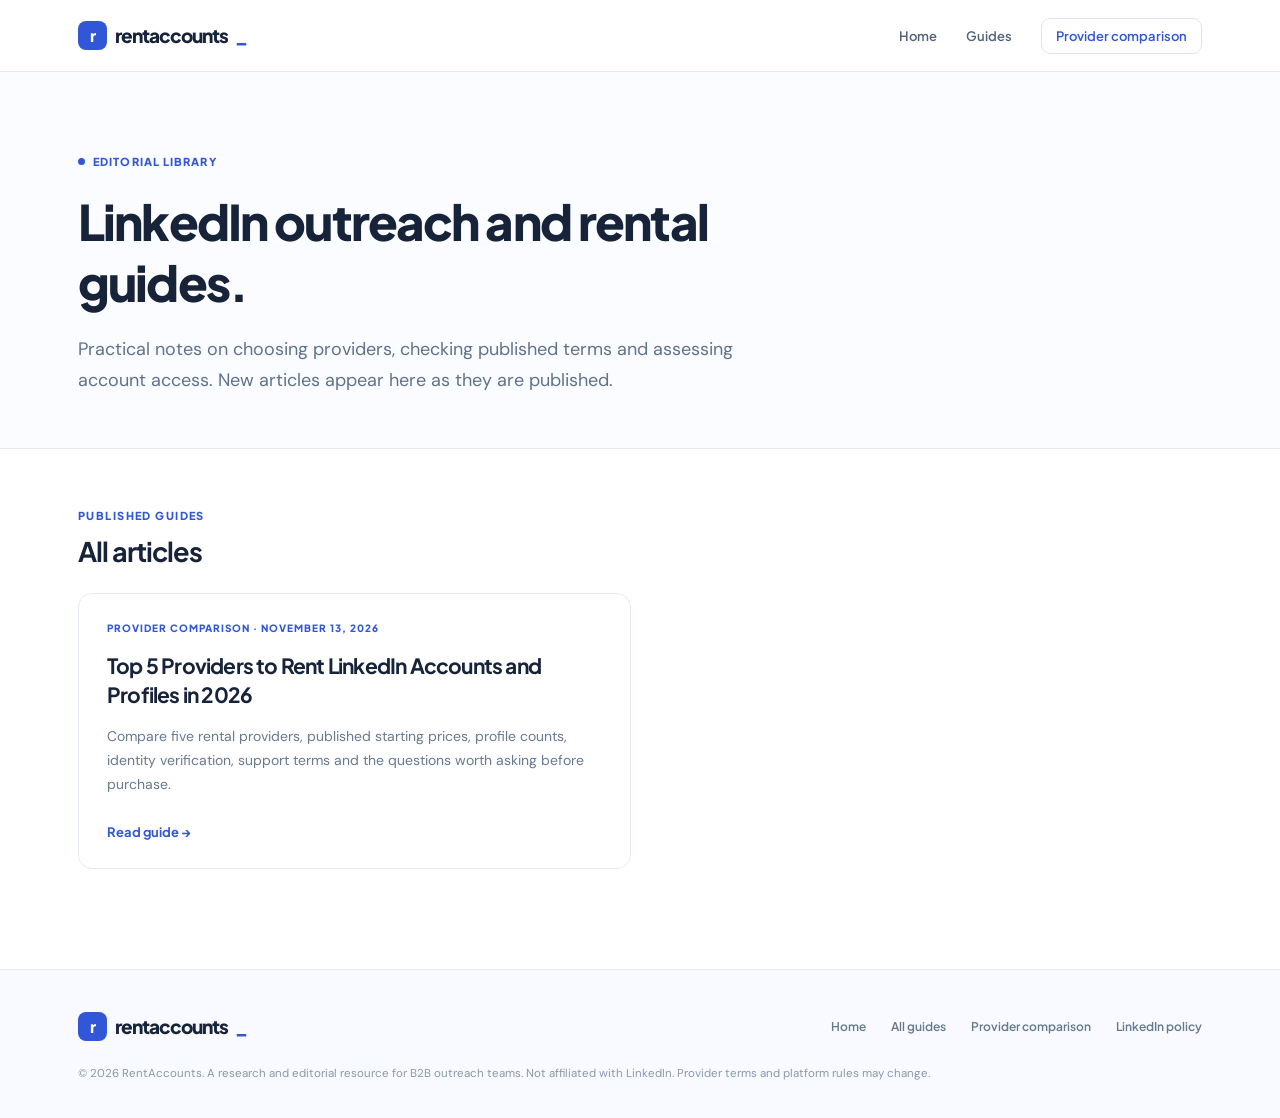
<file: articles.html>
<!doctype html><html lang="en"><head>
<meta charset="utf-8"><meta name="viewport" content="width=device-width, initial-scale=1">
<meta name="theme-color" content="#ffffff"><title>LinkedIn Outreach & Rental Guides | RentAccounts</title>
<meta name="description" content="Browse practical articles about LinkedIn profile rentals, provider pricing, account access and service terms.">
<meta name="robots" content="index, follow"><link rel="canonical" href="https://rentaccounts.github.io/LinkedIn/articles.html">
<link rel="icon" type="image/svg+xml" href="favicon.svg">
<meta property="og:type" content="website"><meta property="og:site_name" content="RentAccounts">
<meta property="og:title" content="LinkedIn Outreach & Rental Guides | RentAccounts">
<meta property="og:description" content="Browse practical articles about LinkedIn profile rentals, provider pricing, account access and service terms.">
<meta property="og:url" content="https://rentaccounts.github.io/LinkedIn/articles.html">
<meta name="twitter:card" content="summary">
<link rel="stylesheet" href="article.css">
<script type="application/ld+json">{"@context":"https://schema.org","@type":"CollectionPage","name":"RentAccounts guides","url":"https://rentaccounts.github.io/LinkedIn/articles.html","hasPart":[{"@type":"BlogPosting","headline":"Top 5 Providers to Rent LinkedIn Accounts and Profiles in 2026","url":"https://rentaccounts.github.io/LinkedIn/rent-linkedin-accounts-profiles/"}]}</script>
</head><body><a class="skip" href="#main">Skip to content</a><header class="site-header"><div class="container header-inner">
<a class="brand" href="./" aria-label="RentAccounts homepage"><span class="brand-mark" aria-hidden="true">r</span>rentaccounts<small>_</small></a>
<nav class="site-nav" aria-label="Primary navigation"><a href="./">Home</a><a href="articles.html">Guides</a><a href="rent-linkedin-accounts-profiles/" class="nav-pill">Provider comparison</a></nav>
</div></header><main id="main">
<header class="guides-hero"><div class="container"><div class="eyebrow"><span class="eyebrow-dot"></span> Editorial library</div>
<h1>LinkedIn outreach and rental guides.</h1><p>Practical notes on choosing providers, checking published terms and assessing account access. New articles appear here as they are published.</p></div></header>
<section class="guides-list"><div class="container"><div class="section-kicker">Published guides</div><h2>All articles</h2>
<div class="guides-grid">
<a class="guide-card" href="rent-linkedin-accounts-profiles/"><span class="guide-kicker">Provider comparison · November 13, 2026</span>
<h3>Top 5 Providers to Rent LinkedIn Accounts and Profiles in 2026</h3>
<p>Compare five rental providers, published starting prices, profile counts, identity verification, support terms and the questions worth asking before purchase.</p>
<span>Read guide →</span></a>
</div></div></section></main><footer class="footer"><div class="container footer-inner"><a class="brand" href="./"><span class="brand-mark" aria-hidden="true">r</span>rentaccounts<small>_</small></a>
<nav class="footer-links" aria-label="Footer navigation"><a href="./">Home</a><a href="articles.html">All guides</a><a href="rent-linkedin-accounts-profiles/">Provider comparison</a><a href="https://www.linkedin.com/legal/user-agreement" target="_blank" rel="noopener noreferrer">LinkedIn policy</a></nav></div>
<div class="container legal">© 2026 RentAccounts. A research and editorial resource for B2B outreach teams. Not affiliated with LinkedIn. Provider terms and platform rules may change.</div></footer></body></html>
</file>
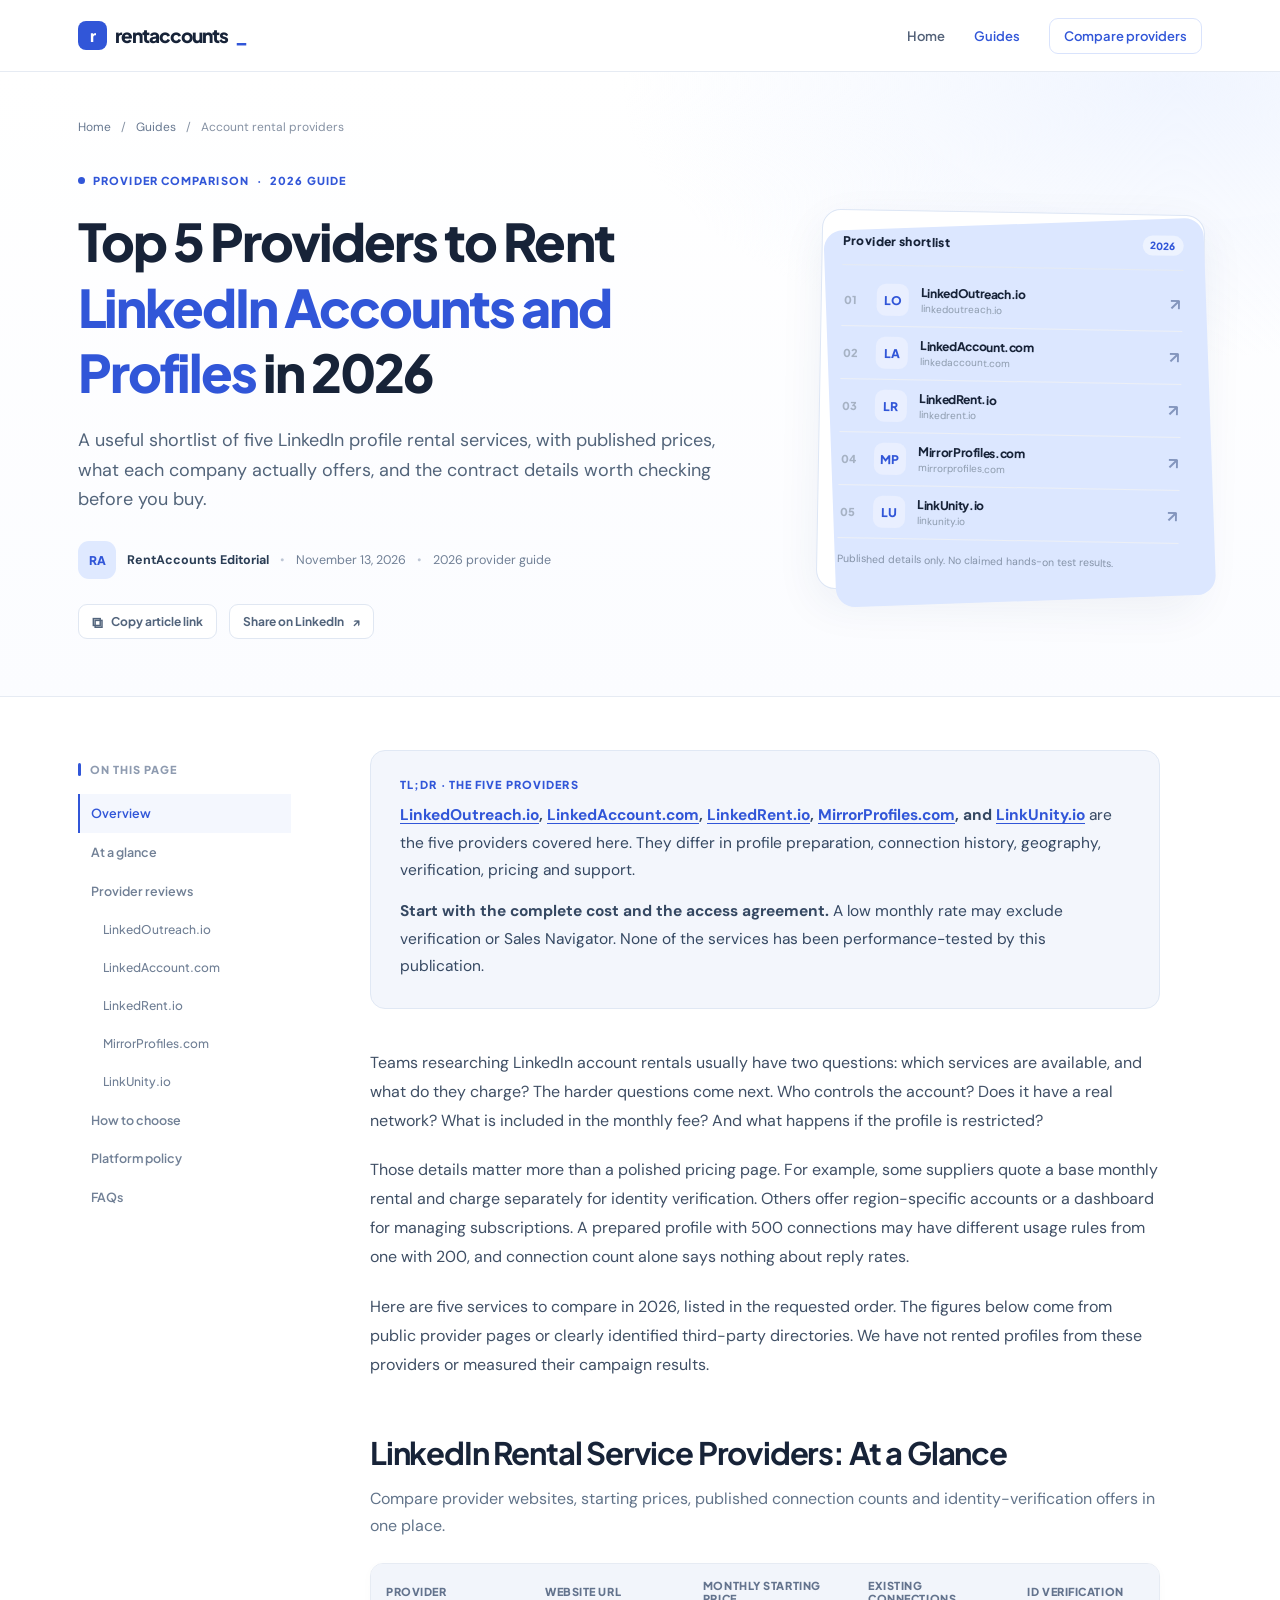
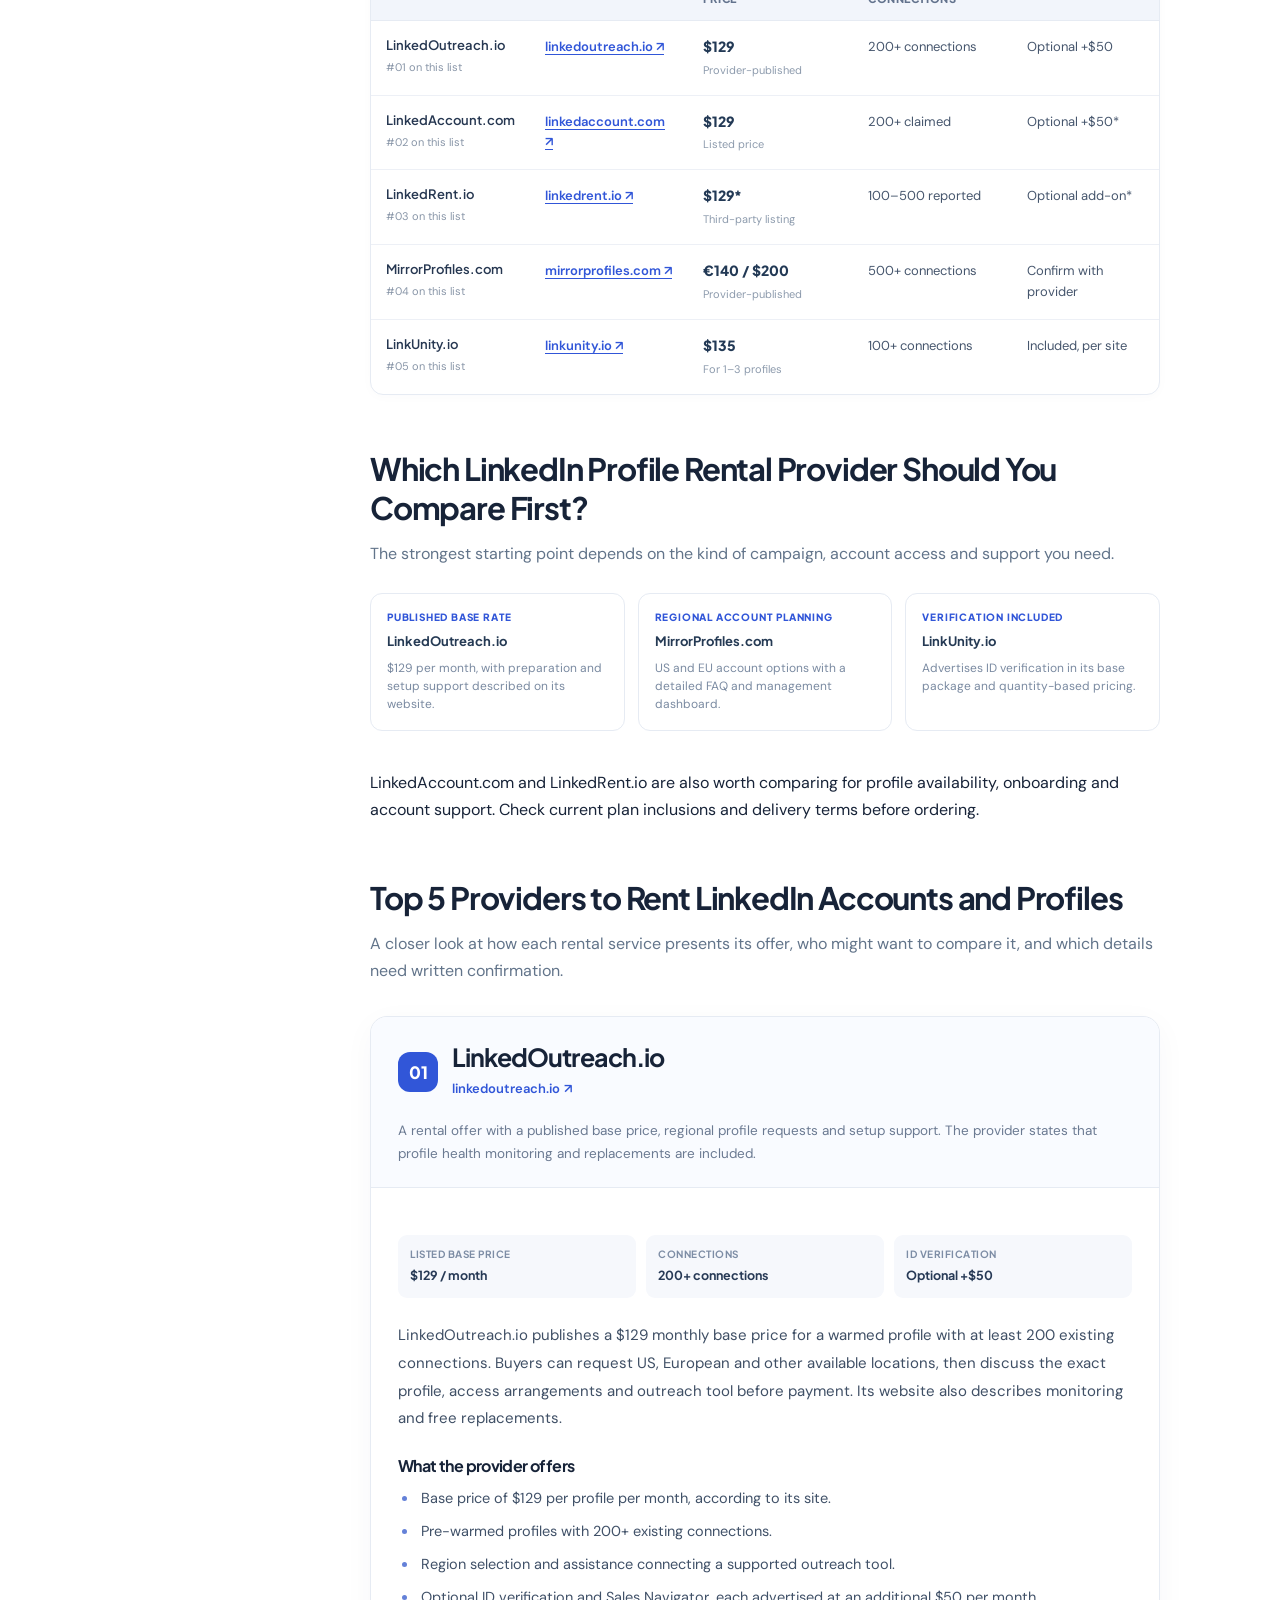
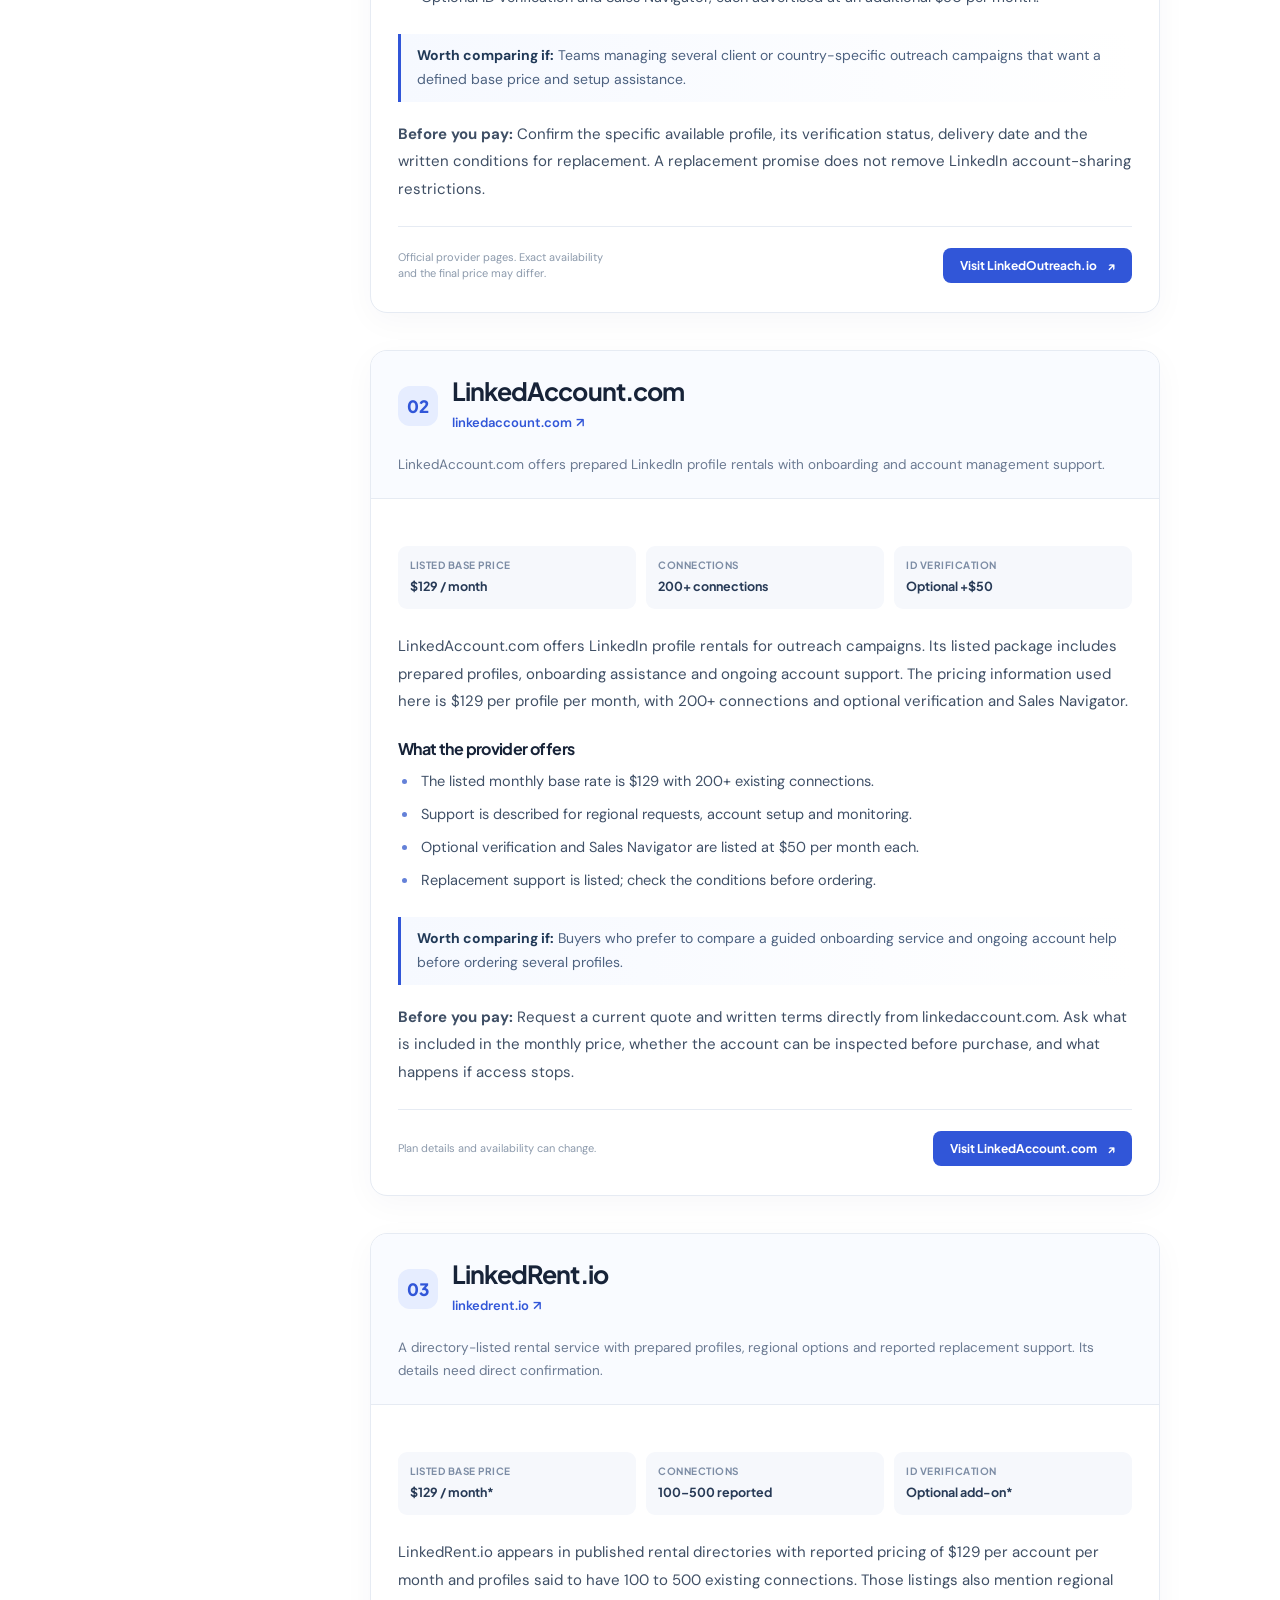
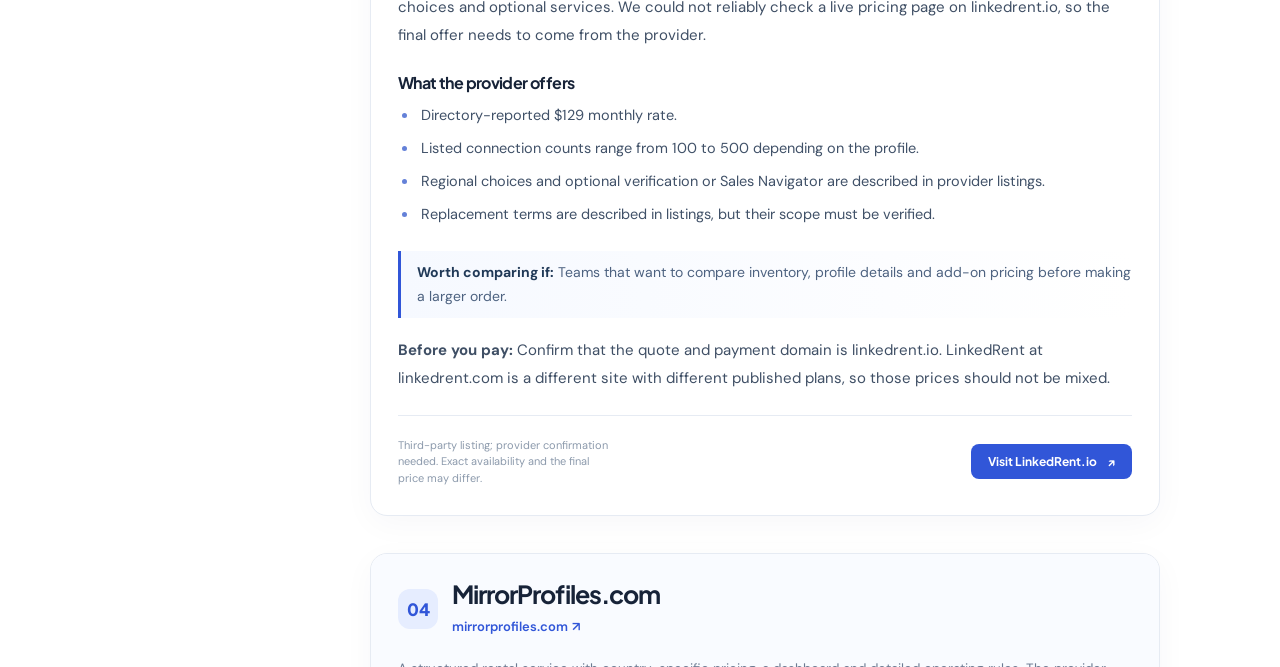
<file: top-5-linkedin-account-rental-providers.html>
<!doctype html>
<html lang="en">
<head>
  <meta charset="utf-8">
  <title>Article moved | RentAccounts</title>
  <meta name="robots" content="noindex,follow">
  <meta http-equiv="refresh" content="0;url=rent-linkedin-accounts-profiles/">
  <link rel="canonical" href="https://rentaccounts.github.io/LinkedIn/rent-linkedin-accounts-profiles/">
  <meta name="viewport" content="width=device-width,initial-scale=1">
</head>
<body>
  <p>This article has moved to <a href="rent-linkedin-accounts-profiles/">Top 5 Providers to Rent LinkedIn Accounts and Profiles</a>.</p>
</body>
</html>
</file>
<file: article.css>
@import url('https://fonts.googleapis.com/css2?family=DM+Sans:wght@400;500;600;700&family=Plus+Jakarta+Sans:wght@400;500;600;700;800&family=Newsreader:opsz,wght@6..72,500;6..72,600&display=swap');
:root{
  --ink:#172338;--ink-soft:#405168;--muted:#68778e;--light-muted:#8591a3;--brand:#3156d8;--brand-dark:#2344bc;
  --brand-soft:#eaf0ff;--surface:#fff;--canvas:#fafbfe;--panel:#f4f7fc;--border:#e6ebf3;--shade:#eff3fa;
  --shadow:0 15px 45px rgba(30,55,100,.065);--head:'Plus Jakarta Sans',sans-serif;--body:'DM Sans',sans-serif;
}
*{box-sizing:border-box}html{scroll-behavior:smooth;scroll-padding-top:92px}
body{margin:0;background:#fff;color:var(--ink);font-family:var(--body);font-size:16px;line-height:1.72;-webkit-font-smoothing:antialiased}
a{color:var(--brand)}a:hover{color:var(--brand-dark)}button,input{font:inherit}
:focus-visible{outline:3px solid #82a0ff;outline-offset:3px}
.skip{position:absolute;z-index:110;left:14px;top:-100px;background:#fff;padding:12px 16px;border-radius:8px}.skip:focus{top:12px}
.container{max-width:1180px;margin:0 auto;padding:0 28px}
.reading-progress{position:fixed;z-index:110;top:0;left:0;width:0;height:3px;background:var(--brand);pointer-events:none}
.site-header{position:sticky;z-index:100;top:0;background:rgba(255,255,255,.97);backdrop-filter:blur(12px);border-bottom:1px solid var(--border)}
.header-inner{height:71px;display:flex;align-items:center;justify-content:space-between;gap:24px}
.brand{color:var(--ink);font:800 19px/1 var(--head);letter-spacing:-.055em;text-decoration:none;white-space:nowrap;display:inline-flex;align-items:center;gap:8px}
.brand-mark{width:29px;height:29px;display:grid;place-items:center;background:var(--brand);border-radius:8px;color:#fff;font:800 16px var(--head);letter-spacing:-.11em}
.brand small{color:var(--brand);font-size:19px}
.site-nav{display:flex;align-items:center;gap:29px}
.site-nav a{font:600 13px var(--head);text-decoration:none;color:#536178}
.site-nav a:hover,.site-nav a[aria-current=page]{color:var(--brand)}
.nav-pill{border:1px solid #d9e3fc;padding:9px 14px;border-radius:9px;color:var(--brand)!important}
.crumbs{display:flex;align-items:center;gap:10px;flex-wrap:wrap;color:var(--light-muted);font-size:12px;margin-bottom:27px}
.crumbs a{text-decoration:none;color:#677890}.crumbs a:hover{text-decoration:underline}
.article-hero{padding:45px 0 57px;border-bottom:1px solid var(--border);background:radial-gradient(ellipse 630px 310px at 92% 2%,#f0f5ff 0%,transparent 88%),linear-gradient(#fff,#fbfcff)}
.hero-layout{display:grid;grid-template-columns:minmax(0,1.28fr) minmax(280px,.72fr);gap:61px;align-items:center}
.eyebrow{display:inline-flex;align-items:center;gap:8px;color:var(--brand);font:800 11px var(--head);letter-spacing:.10em;text-transform:uppercase}
.eyebrow .eyebrow-dot{display:inline-block;height:7px;width:7px;background:var(--brand);border-radius:50%}
h1,h2,h3,h4{font-family:var(--head);letter-spacing:-.038em;line-height:1.26;color:var(--ink)}
h1{font-weight:800;font-size:clamp(34px,4.1vw,52px);margin:17px 0 20px}
h1 .line-accent{color:var(--brand)}
.dek{font-size:18px;line-height:1.66;color:#52647a;margin:0 0 26px;max-width:685px}
.author-bar{display:flex;align-items:center;gap:11px;flex-wrap:wrap;font-size:12.5px;color:#718096}
.author-avatar{height:38px;width:38px;border-radius:11px;background:#dfe9ff;color:var(--brand);display:grid;place-items:center;font:800 12px var(--head)}
.author-name{font-weight:700;color:#293c54}.author-divider{color:#bdc6d5}
.hero-art{min-width:0;border:1px solid #dde6f5;border-radius:19px;padding:20px;background:#fff;box-shadow:var(--shadow);transform:rotate(1deg);position:relative}
.hero-art:before{content:'';position:absolute;z-index:-1;background:#dce7ff;border-radius:19px;inset:11px -9px -10px 10px;transform:rotate(-3deg)}
.hero-art-head{display:flex;align-items:center;justify-content:space-between;border-bottom:1px solid var(--border);padding-bottom:14px;margin-bottom:8px;gap:10px}
.hero-art-title{font:800 12px var(--head);letter-spacing:.03em}
.hero-art-chip{font:800 10px var(--head);background:#edf3ff;color:#3156d8;padding:4px 8px;border-radius:100px}
.hero-art-row{display:flex;align-items:center;gap:12px;padding:10px 2px;border-bottom:1px solid #edf0f6}
.hero-art-row:last-of-type{border-bottom:0}
.hero-art-rank{font:800 11px var(--head);width:21px;color:#a6b2c4}
.hero-art-icon{height:32px;width:32px;flex:none;border-radius:9px;display:grid;place-items:center;font:800 12px var(--head);color:var(--brand);background:#e9efff}
.hero-art-name{font:750 12px var(--head);letter-spacing:-.03em}.hero-art-url{font-size:10px;color:#8d9bad;line-height:1.2;margin-top:3px}
.hero-art-arrow{margin-left:auto;color:#8395bd;font-weight:700}.hero-art-foot{padding-top:12px;color:#8593a8;font-size:10.5px}
.hero-actions{display:flex;align-items:center;gap:12px;flex-wrap:wrap;margin-top:25px}
.share-button,.share-link{display:inline-flex;align-items:center;gap:8px;padding:9px 13px;border:1px solid #e0e7f2;background:#fff;color:#52647c;border-radius:9px;text-decoration:none;cursor:pointer;font:700 12px var(--head)}
.share-button:hover,.share-link:hover{background:#f2f6ff;border-color:#d2ddfa;color:var(--brand)}
.copy-icon{font-size:15px;line-height:1}
.layout{display:grid;grid-template-columns:225px minmax(0,1fr);gap:67px;align-items:start;padding-top:53px;padding-bottom:110px}
.toc{position:sticky;top:96px;max-height:calc(100vh - 110px);overflow:auto;padding:8px 12px 12px 0}
.toc-label{display:flex;align-items:center;gap:9px;font:800 11px var(--head);text-transform:uppercase;letter-spacing:.09em;color:#8e9bb0;margin:5px 0 18px}
.toc-label:before{content:'';height:13px;width:3px;border-radius:2px;background:var(--brand)}
.toc a{display:block;font:600 12.5px/1.5 var(--head);padding:10px 11px;color:#718096;text-decoration:none;border-left:2px solid transparent;transition:all .12s}
.toc a:hover,.toc a.active{color:var(--brand);border-color:var(--brand);background:#f4f7fe}
.toc-sub{padding-left:23px!important;font-weight:500!important;font-size:12px!important}
.toc-note{margin-top:22px;border:1px solid var(--border);padding:17px;border-radius:12px;background:#f8faff}
.toc-note strong{font:700 12px var(--head);color:#334861;display:block;margin-bottom:7px}.toc-note p{font-size:12px;line-height:1.6;color:#718096;margin:0}
.mobile-toc{display:none}
.article-body{min-width:0;max-width:790px}
.article-body>p,.review-body p{font-size:16px;line-height:1.82;color:#3f4f65;margin:0 0 20px}
.article-body h2{font-size:clamp(24px,2.5vw,31px);margin:54px 0 20px;scroll-margin-top:85px}
.article-body h3{font-size:20px;margin:26px 0 13px}
.article-body a{font-weight:600;text-underline-offset:3px}
.article-body ul,.article-body ol{padding-left:24px;margin:14px 0 24px;color:#405168}
.article-body li{padding-left:3px;margin:9px 0}.article-body li::marker{color:#6481d8}
.section-intro{color:#62748a!important;font-size:16px!important;margin-top:-7px!important}
.quick-summary{background:#f3f6fc;border:1px solid #e0e8f4;border-radius:15px;padding:27px 29px;margin:0 0 39px}
.quick-summary .summary-title{font:800 11px var(--head);color:var(--brand);text-transform:uppercase;letter-spacing:.1em;margin-bottom:11px}
.quick-summary p{color:#354862;margin:0 0 13px;font-size:15.5px;line-height:1.78}
.quick-summary p:last-child{margin:0}.quick-summary a{font-weight:700}
.policy-note{border:1px solid #e9e3cf;background:#fffaf0;border-left:3px solid #d7ae47;padding:19px 20px;border-radius:9px;margin:30px 0;color:#5e5542;font-size:14px;line-height:1.72}
.policy-note strong{color:#45391d}
.table-scroll{overflow-x:auto;border:1px solid var(--border);border-radius:13px;margin:23px 0 13px;box-shadow:0 2px 12px rgba(10,36,80,.02)}
table{width:100%;border-collapse:collapse;min-width:740px;font-size:13px;line-height:1.6}
caption{font-size:0;position:absolute;width:1px;height:1px;overflow:hidden;clip:rect(0,0,0,0)}
th{background:#f2f5fb;text-align:left;font:800 11px var(--head);color:#63738d;text-transform:uppercase;letter-spacing:.05em;padding:15px 15px;border-bottom:1px solid var(--border)}
td{padding:16px 15px;border-bottom:1px solid #edf0f6;color:#46566d;vertical-align:top}
tbody tr:last-child td{border-bottom:0}tbody tr:hover{background:#fbfcff}
td .table-name{font:700 13px var(--head);color:#263751;white-space:nowrap;display:block;margin-bottom:4px}
td .table-name a{color:#263751;text-decoration:none}td .table-name a:hover{color:var(--brand)}
td .tiny{font-size:11px;color:#8996a8}td .ext{font-size:12px;text-decoration:none;word-break:break-all}
.price{font:800 14px var(--head);color:#223955;white-space:nowrap}.price-note{display:block;font-size:11px;color:#8d9bad;line-height:1.45;margin-top:4px}
.table-footnote{font-size:12.5px!important;color:#7e8da3!important;line-height:1.65!important}
.insight-row{display:grid;grid-template-columns:repeat(3,1fr);gap:13px;margin:26px 0 38px}
.insight{background:#fff;border:1px solid var(--border);border-radius:12px;padding:17px 16px}
.insight-kicker{font:800 10px var(--head);text-transform:uppercase;color:var(--brand);letter-spacing:.08em;margin-bottom:9px}
.insight strong{font:700 13px/1.5 var(--head);display:block;color:#253a54}.insight small{display:block;font-size:12px;color:#7a8aa1;margin-top:7px;line-height:1.5}
.review{border:1px solid var(--border);border-radius:17px;margin:31px 0 37px;background:#fff;overflow:hidden;box-shadow:0 8px 32px rgba(18,40,80,.035);scroll-margin-top:91px}
.review-head{background:#f9fbff;border-bottom:1px solid var(--border);padding:25px 27px 22px}
.review-title-row{display:flex;gap:14px;align-items:center}
.review-no{width:40px;height:40px;border-radius:12px;background:#e6edff;color:var(--brand);display:grid;place-items:center;font:800 17px var(--head);flex:none}
.review:first-of-type .review-no{background:var(--brand);color:#fff}
.review h2{margin:0!important;font-size:25px!important;scroll-margin-top:95px}
.review-url{display:inline-flex;align-items:center;gap:4px;text-decoration:none!important;font-size:13px;color:var(--brand);font-weight:600;margin-top:5px}
.review-sub{font-size:13.5px!important;color:#6b7a92!important;margin:17px 0 0!important}
.review-body{padding:25px 27px 29px}.review-body p{font-size:15px;line-height:1.85}
.specs{display:grid;grid-template-columns:repeat(3,minmax(0,1fr));gap:10px;margin:22px 0 24px}
.spec{background:#f6f8fc;border-radius:9px;padding:13px 12px;min-width:0}
.spec-label{font:700 10px var(--head);text-transform:uppercase;color:#7d8da5;letter-spacing:.05em;margin-bottom:6px}
.spec-value{font:700 12.5px/1.5 var(--head);color:#273a56;overflow-wrap:anywhere}
.review-body h3{font-size:16px;margin:23px 0 10px}
.review-body ul{font-size:14.5px;margin-top:0;padding-left:20px}
.review-body li{margin:8px 0}.best-for{margin:19px 0;border-left:3px solid var(--brand);padding:10px 0 10px 16px;background:linear-gradient(90deg,#f6f9ff,transparent);color:#4d6280;font-size:14px;line-height:1.7}.best-for strong{color:#203957}
.review-footer{display:flex;justify-content:space-between;align-items:center;gap:15px;border-top:1px solid var(--border);padding-top:21px;margin-top:22px}
.visit{display:inline-flex;align-items:center;gap:10px;text-decoration:none!important;background:var(--brand);color:#fff!important;border-radius:8px;padding:10px 17px;font:700 12px var(--head)!important;white-space:nowrap}
.visit:hover{background:var(--brand-dark);color:#fff}
.review-footer .source-tag{font-size:11px;color:#8c9aac;max-width:210px;line-height:1.5}
.buyer-checks{display:grid;gap:13px;margin:25px 0}
.check{display:flex;gap:13px;padding:17px 18px;border:1px solid var(--border);background:#f9fbfe;border-radius:11px}
.check-no{display:grid;place-items:center;border-radius:8px;flex:none;background:#e7efff;color:var(--brand);height:30px;width:30px;font:800 12px var(--head)}
.check h3{font-size:15px;margin:0 0 5px}.check p{font-size:14px;color:#56667d;line-height:1.7;margin:0}
.faq details{border-bottom:1px solid var(--border);padding:19px 0}
.faq summary{font:700 15px/1.5 var(--head);color:#283955;cursor:pointer;list-style:none;display:flex;gap:15px;justify-content:space-between}
.faq summary::-webkit-details-marker{display:none}.faq summary:after{content:'+';font-size:20px;line-height:1;color:#6d84c7}.faq details[open] summary:after{content:'−'}
.faq details p{font-size:14.5px;color:#56677f;line-height:1.78;margin:14px 0 0}
.method-box{background:#f8faff;border:1px solid var(--border);border-radius:13px;padding:24px;margin:24px 0}
.method-box p{font-size:14px;color:#53667d;line-height:1.75;margin:0 0 14px}
.method-box p:last-child{margin-bottom:0}
.sources{border-top:1px solid var(--border);margin-top:30px;padding-top:10px}
.sources ol{margin:17px 0 0}.sources li{font-size:13px;line-height:1.6;padding-left:2px;overflow-wrap:anywhere}
.article-end{border-top:1px solid var(--border);margin-top:48px;padding:24px 0 0;display:flex;justify-content:space-between;gap:18px;align-items:center;flex-wrap:wrap}
.article-end small{font-size:12px;color:#8190a4}.back-link{font:700 13px var(--head);text-decoration:none}
.footer{border-top:1px solid var(--border);background:#f8faff;padding:42px 0 35px}
.footer-inner{display:flex;align-items:center;justify-content:space-between;flex-wrap:wrap;gap:24px}
.footer-links{display:flex;gap:25px;flex-wrap:wrap}
.footer-links a{color:#66788e;text-decoration:none;font:600 12px var(--head)}
.legal{font-size:11.5px;color:#8a97aa;margin-top:23px;line-height:1.7}
@media(max-width:1020px){.hero-layout{grid-template-columns:1fr 300px;gap:27px}.layout{grid-template-columns:190px minmax(0,1fr);gap:30px}}
@media(max-width:820px){.hero-layout{grid-template-columns:1fr}.hero-art{display:none}.layout{display:block;padding-top:35px}.toc{display:none}.mobile-toc{display:block;margin:0 0 31px;background:#f9fbff;border:1px solid var(--border);border-radius:12px;padding:14px 17px}.mobile-toc summary{font:800 13px var(--head);color:#385179;cursor:pointer}.mobile-toc nav{display:grid;gap:10px;margin:13px 0 2px}.mobile-toc a{font-size:13px;text-decoration:none}.article-body{max-width:790px;margin:auto}}
@media(max-width:600px){.container{padding:0 18px}.header-inner{height:62px}.brand{font-size:17px}.site-nav{gap:14px}.site-nav a{font-size:12px}.site-nav a:nth-child(2){display:none}.article-hero{padding:29px 0 33px}.crumbs{font-size:11px;margin-bottom:22px}h1{font-size:33px;margin:16px 0 15px}.dek{font-size:16px}.quick-summary{padding:21px 19px}.article-body h2{font-size:24px;margin-top:43px}.insight-row{grid-template-columns:1fr}.review-head{padding:21px 19px}.review-body{padding:20px 19px}.review h2{font-size:20px!important}.specs{grid-template-columns:1fr 1fr}.review-footer{align-items:flex-start;flex-direction:column}.footer-inner{align-items:flex-start;flex-direction:column}.table-scroll{margin-left:-4px;margin-right:-4px}}
@media(prefers-reduced-motion:reduce){html{scroll-behavior:auto}}


/* Publication home and article listing */
.home-hero{background:radial-gradient(ellipse 620px 370px at 90% 10%,#edf3ff,transparent 80%),#fbfcff;border-bottom:1px solid var(--border);padding:83px 0 80px}
.home-hero-grid{display:grid;grid-template-columns:minmax(0,1fr) 330px;align-items:center;gap:75px}
.home-hero h1{font:800 clamp(38px,4.6vw,58px)/1.15 var(--head);letter-spacing:-.055em;margin:22px 0 22px}
.home-hero h1 span{color:var(--brand)}
.home-hero p{color:#5d6f88;font-size:18px;max-width:645px;margin:0 0 26px;line-height:1.7}
.primary-link{display:inline-flex;align-items:center;gap:14px;background:var(--brand);color:white;text-decoration:none;font:700 13px var(--head);border-radius:9px;padding:13px 18px}
.primary-link:hover{background:var(--brand-dark);color:#fff}
.secondary-link{display:inline-flex;align-items:center;gap:7px;color:var(--brand);text-decoration:none;font:700 13px var(--head);margin-left:15px}
.home-summary{background:#fff;border:1px solid #dfe8fa;box-shadow:var(--shadow);border-radius:18px;padding:28px;position:relative}
.home-summary:after{position:absolute;content:'';z-index:-1;background:#e8efff;border-radius:18px;inset:11px -11px -10px 12px}
.home-summary-kicker{font:800 11px var(--head);color:var(--brand);text-transform:uppercase;letter-spacing:.12em;margin-bottom:15px}
.home-summary strong{font:800 23px/1.35 var(--head);letter-spacing:-.04em;display:block;margin-bottom:20px}
.home-summary ul{padding:0;list-style:none;margin:0}
.home-summary li{padding:10px 0;border-bottom:1px solid #e9eef6;display:flex;gap:12px;align-items:center;color:#596c87;font-size:13px}
.home-summary li:before{content:'✓';display:grid;place-items:center;background:#e9f0ff;color:var(--brand);border-radius:6px;width:22px;height:22px;flex:none;font-weight:800}
.home-summary li:last-child{border-bottom:0}
.home-section{padding:72px 0;border-bottom:1px solid var(--border)}
.home-section-head{display:flex;justify-content:space-between;align-items:end;gap:24px;margin-bottom:27px}
.home-section-head h2{font-size:32px;margin:0 0 7px}
.home-section-head p{color:#708097;font-size:15px;margin:0}
.section-kicker{font:800 11px var(--head);letter-spacing:.13em;text-transform:uppercase;color:var(--brand);margin:0 0 12px}
.home-feature{border:1px solid var(--border);border-radius:18px;overflow:hidden;display:grid;grid-template-columns:280px 1fr;text-decoration:none;color:var(--ink);background:#fff;box-shadow:0 8px 26px rgba(24,49,100,.035)}
.home-feature:hover{color:var(--ink);border-color:#bfceef;box-shadow:var(--shadow)}
.home-feature-image{background:linear-gradient(145deg,#294ccb,#698fff);display:flex;flex-direction:column;justify-content:space-between;padding:25px;min-height:270px;position:relative;overflow:hidden}
.home-feature-image:after{content:'';position:absolute;border:2px solid rgba(255,255,255,.21);width:300px;height:300px;border-radius:50%;right:-140px;top:-65px}
.feature-tag{display:inline-flex;border:1px solid rgba(255,255,255,.4);color:#fff;border-radius:100px;padding:5px 10px;align-self:start;font:700 10px var(--head);position:relative;z-index:1}
.feature-big{color:#fff;font:800 65px/1 var(--head);letter-spacing:-.09em;position:relative;z-index:1}
.feature-small{color:#dbe5ff;font:700 11px var(--head);letter-spacing:.09em;position:relative;z-index:1}
.home-feature-copy{padding:34px 36px;display:flex;flex-direction:column}
.home-feature-copy .feature-meta{font:800 10px var(--head);letter-spacing:.08em;text-transform:uppercase;color:var(--brand);margin-bottom:13px}
.home-feature-copy h3{font:800 27px/1.3 var(--head);letter-spacing:-.04em;margin:0 0 13px}
.home-feature-copy p{color:#6d7d92;font-size:15px;line-height:1.68;margin:0 0 25px}
.feature-more{font:700 13px var(--head);color:var(--brand);margin-top:auto}
.home-pillars{display:grid;grid-template-columns:repeat(3,1fr);gap:17px}
.home-pillar{padding:25px;border:1px solid var(--border);background:#fff;border-radius:14px}
.home-pillar-no{font:800 11px var(--head);color:var(--brand);margin-bottom:19px}
.home-pillar h3{font-size:17px;margin:0 0 9px}
.home-pillar p{color:#6d7e92;font-size:14px;line-height:1.7;margin:0}
.home-policy{background:#f4f7fd;border:1px solid #e0e8f7;border-radius:13px;padding:27px 30px}
.home-policy p{color:#52647e;font-size:15px;margin:0}
.home-policy a{font-weight:700}
.guides-hero{padding:74px 0 42px;border-bottom:1px solid var(--border);background:#fbfcff}
.guides-hero h1{font-size:clamp(35px,4.4vw,49px);max-width:780px}
.guides-hero p{color:#60728b;font-size:18px;max-width:675px;margin:0 0 10px}
.guides-list{padding:60px 0 100px}
.guides-list h2{font-size:27px;margin:0 0 25px}
.guides-grid{display:grid;grid-template-columns:repeat(2,1fr);gap:18px}
.guide-card{display:flex;flex-direction:column;border:1px solid var(--border);border-radius:14px;padding:28px;text-decoration:none;color:var(--ink);background:#fff}
.guide-card:hover{color:var(--ink);border-color:#c3d3f5;box-shadow:var(--shadow)}
.guide-card .guide-kicker{color:var(--brand);font:800 10px var(--head);letter-spacing:.1em;text-transform:uppercase;margin-bottom:17px}
.guide-card h3{font-size:21px;line-height:1.4;margin:0 0 14px}
.guide-card p{font-size:14px;color:#687990;margin:0 0 28px;line-height:1.72;flex:1}
.guide-card span:last-child{font:700 13px var(--head);color:var(--brand)}
@media(max-width:950px){.home-hero-grid{grid-template-columns:1fr}.home-summary{display:none}.home-hero{padding:64px 0}}
@media(max-width:650px){.home-hero{padding:55px 0}.home-hero h1{font-size:38px}.home-hero p{font-size:16px}.home-feature{grid-template-columns:1fr}.home-feature-image{min-height:200px}.home-feature-copy{padding:25px}.home-feature-copy h3{font-size:23px}.home-pillars,.guides-grid{grid-template-columns:1fr}.home-section{padding:51px 0}.home-section-head{align-items:start;flex-direction:column}.home-section-head h2{font-size:26px}.guides-hero{padding:55px 0 38px}.guides-list{padding:45px 0 70px}}
</file>
